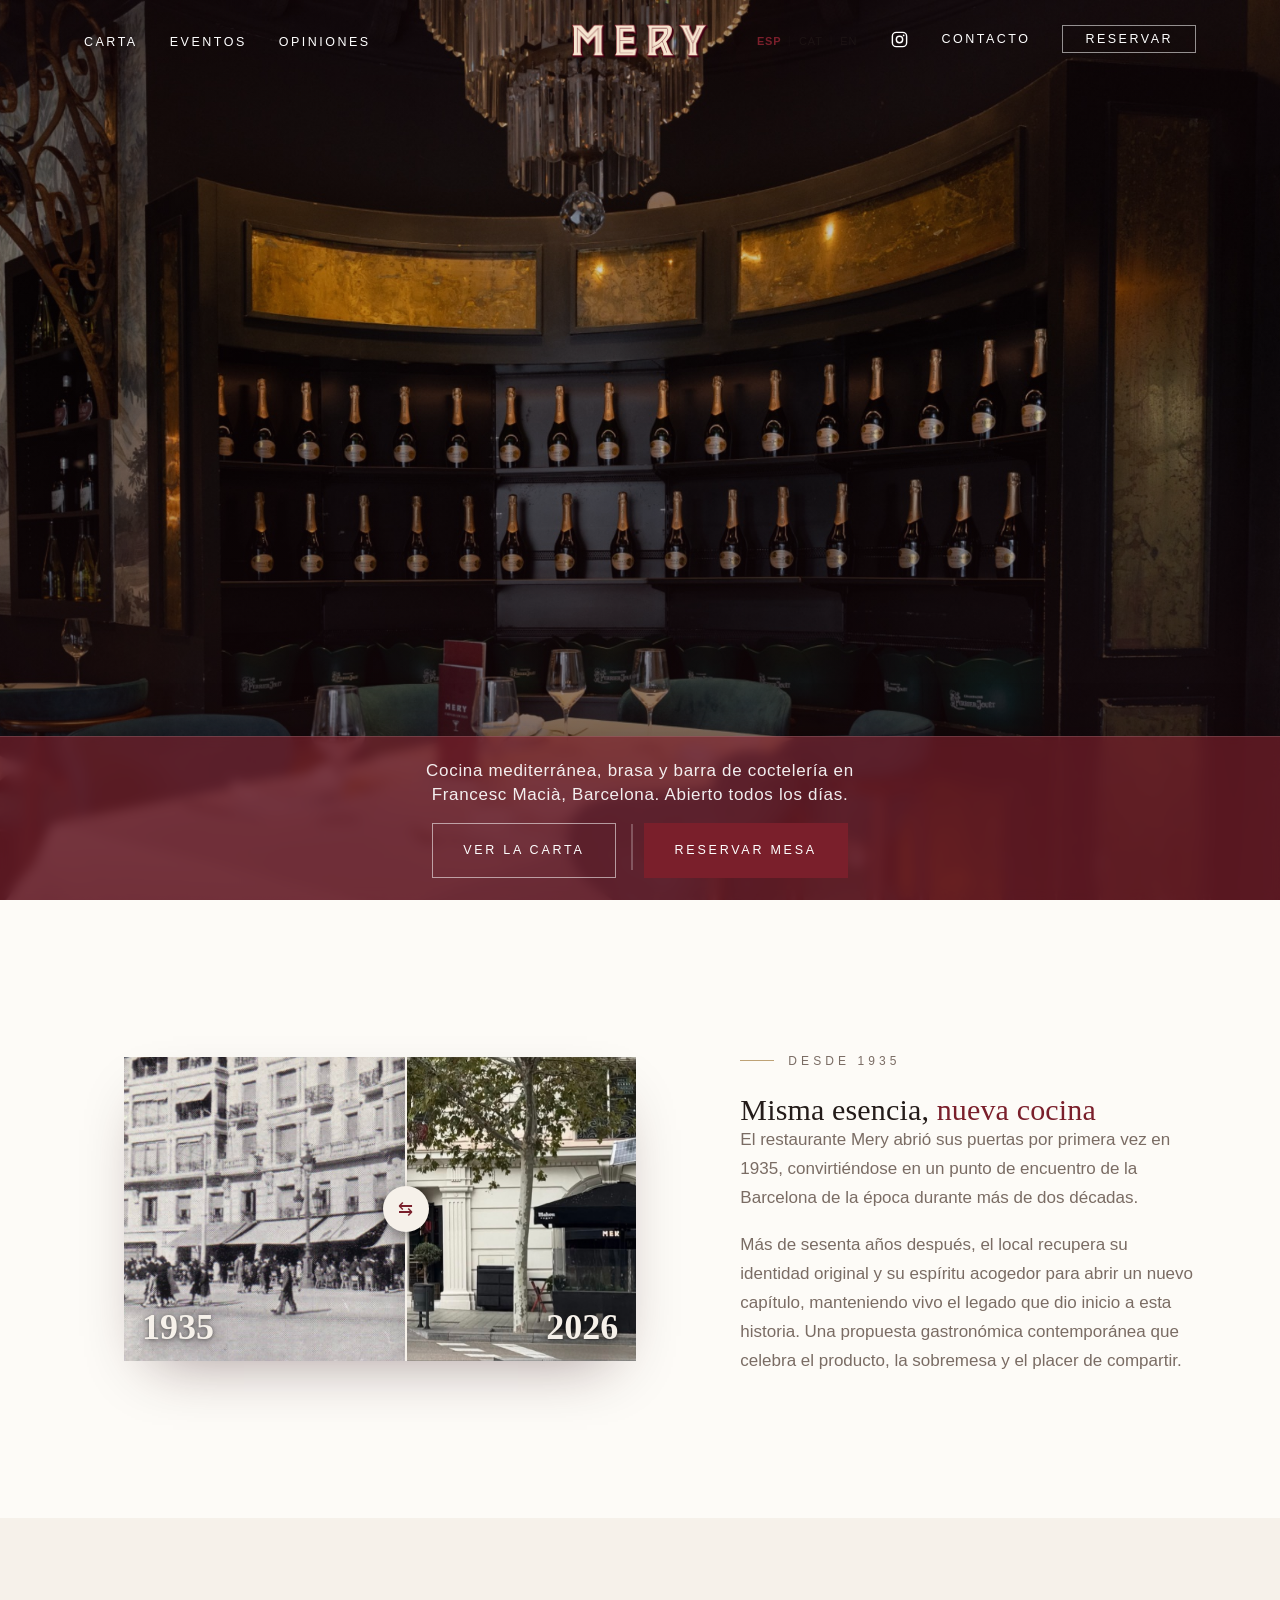
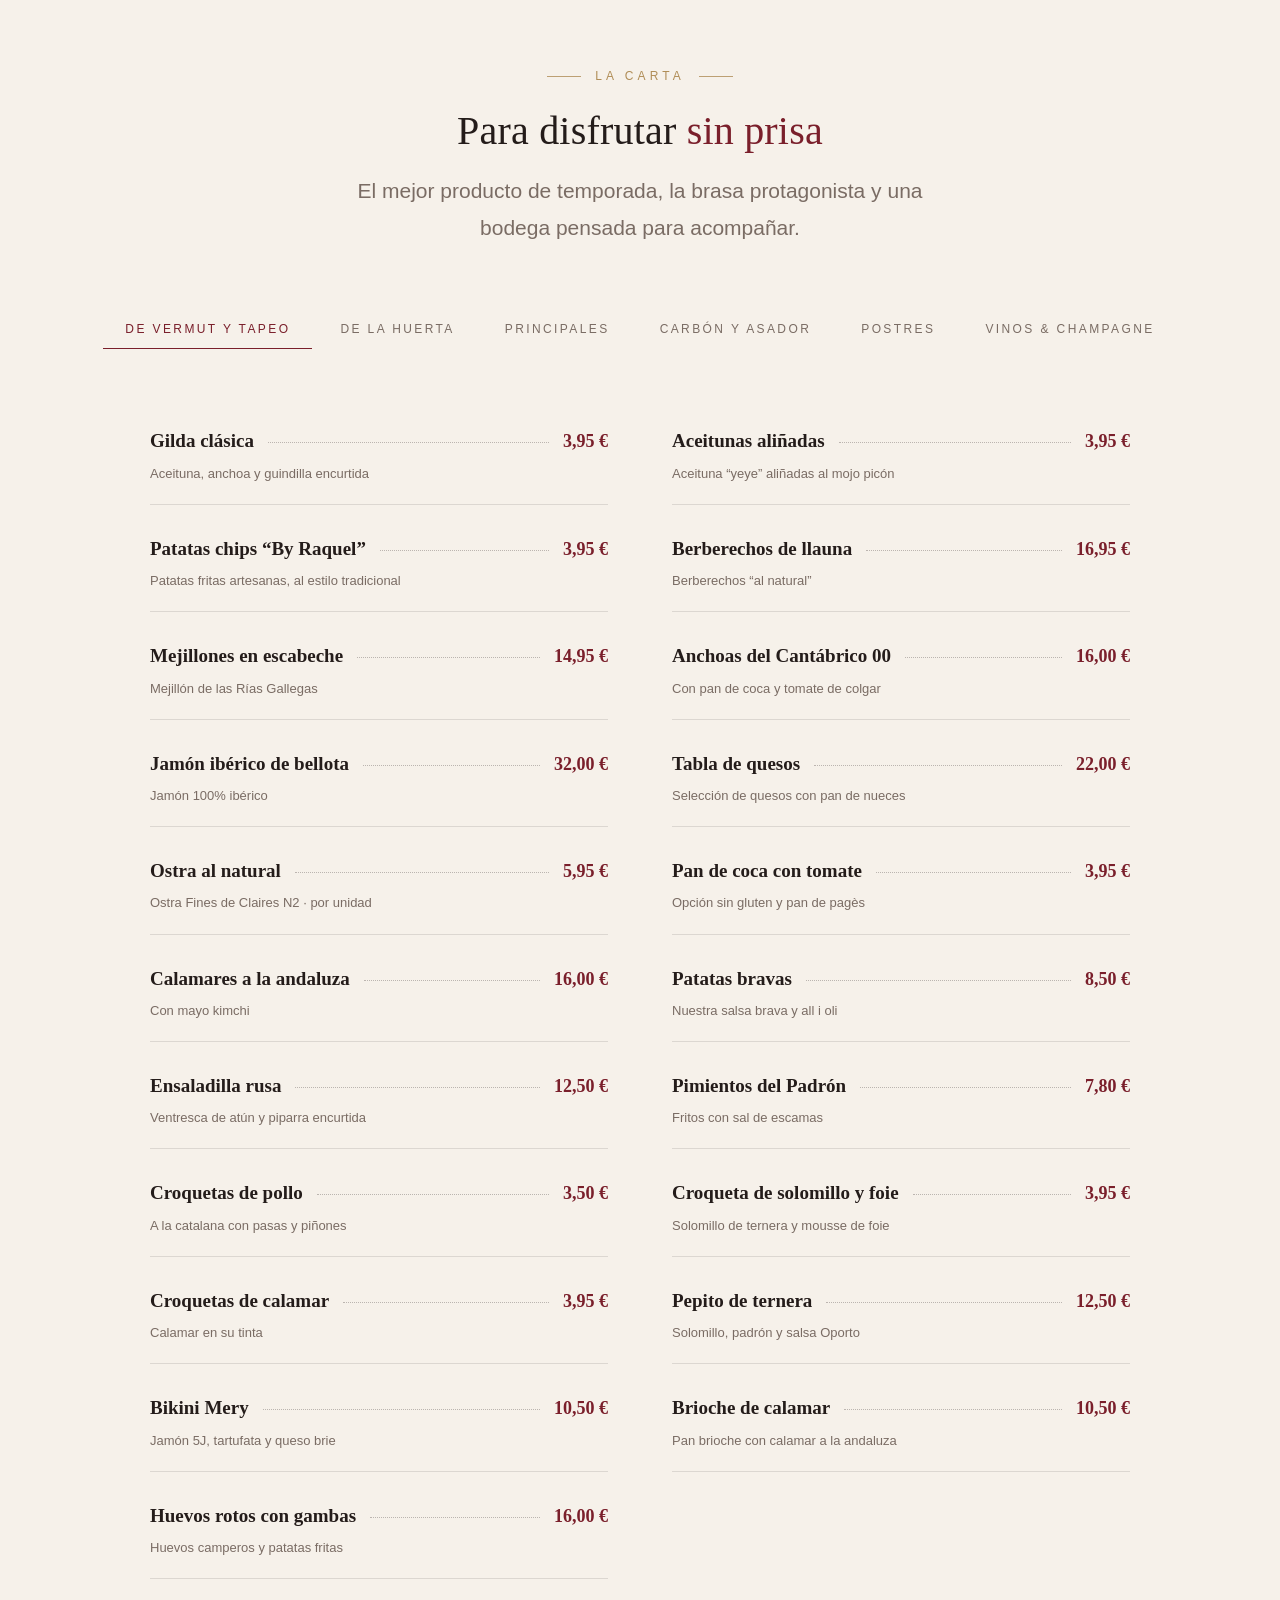
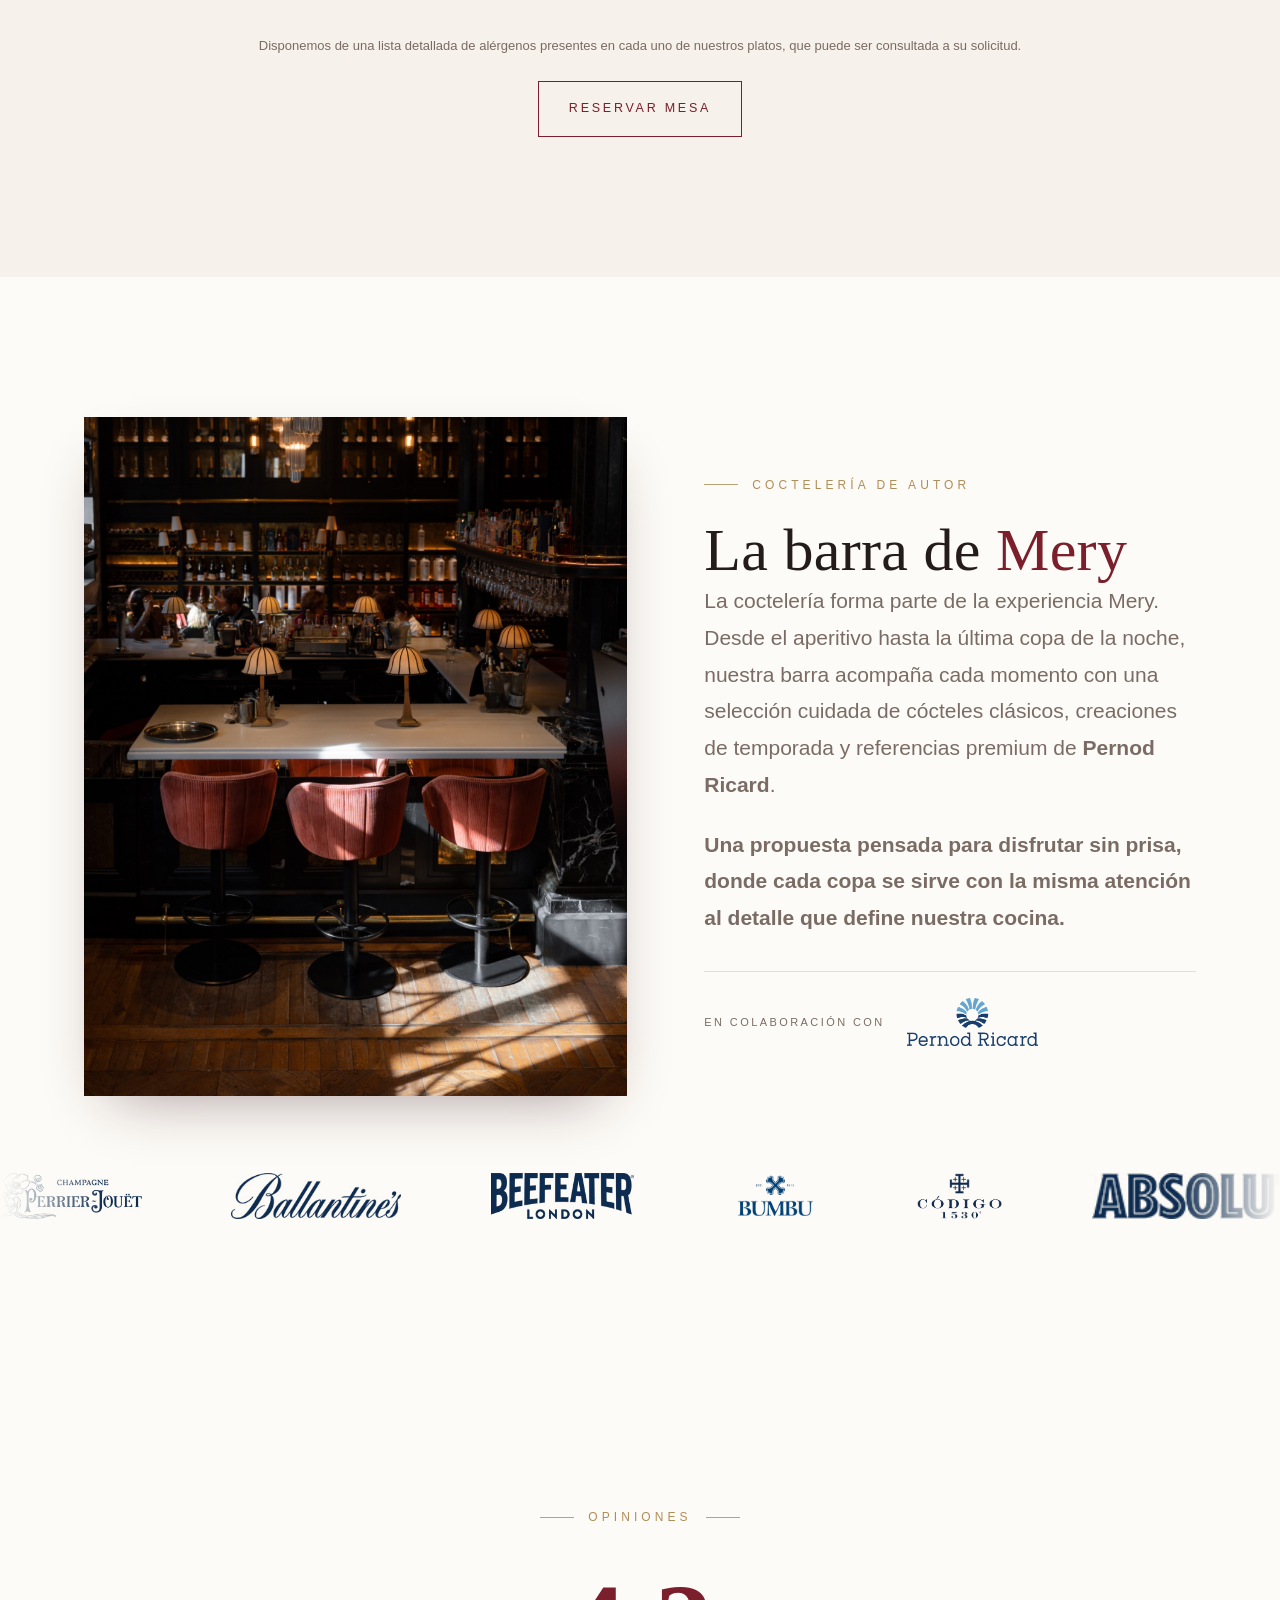
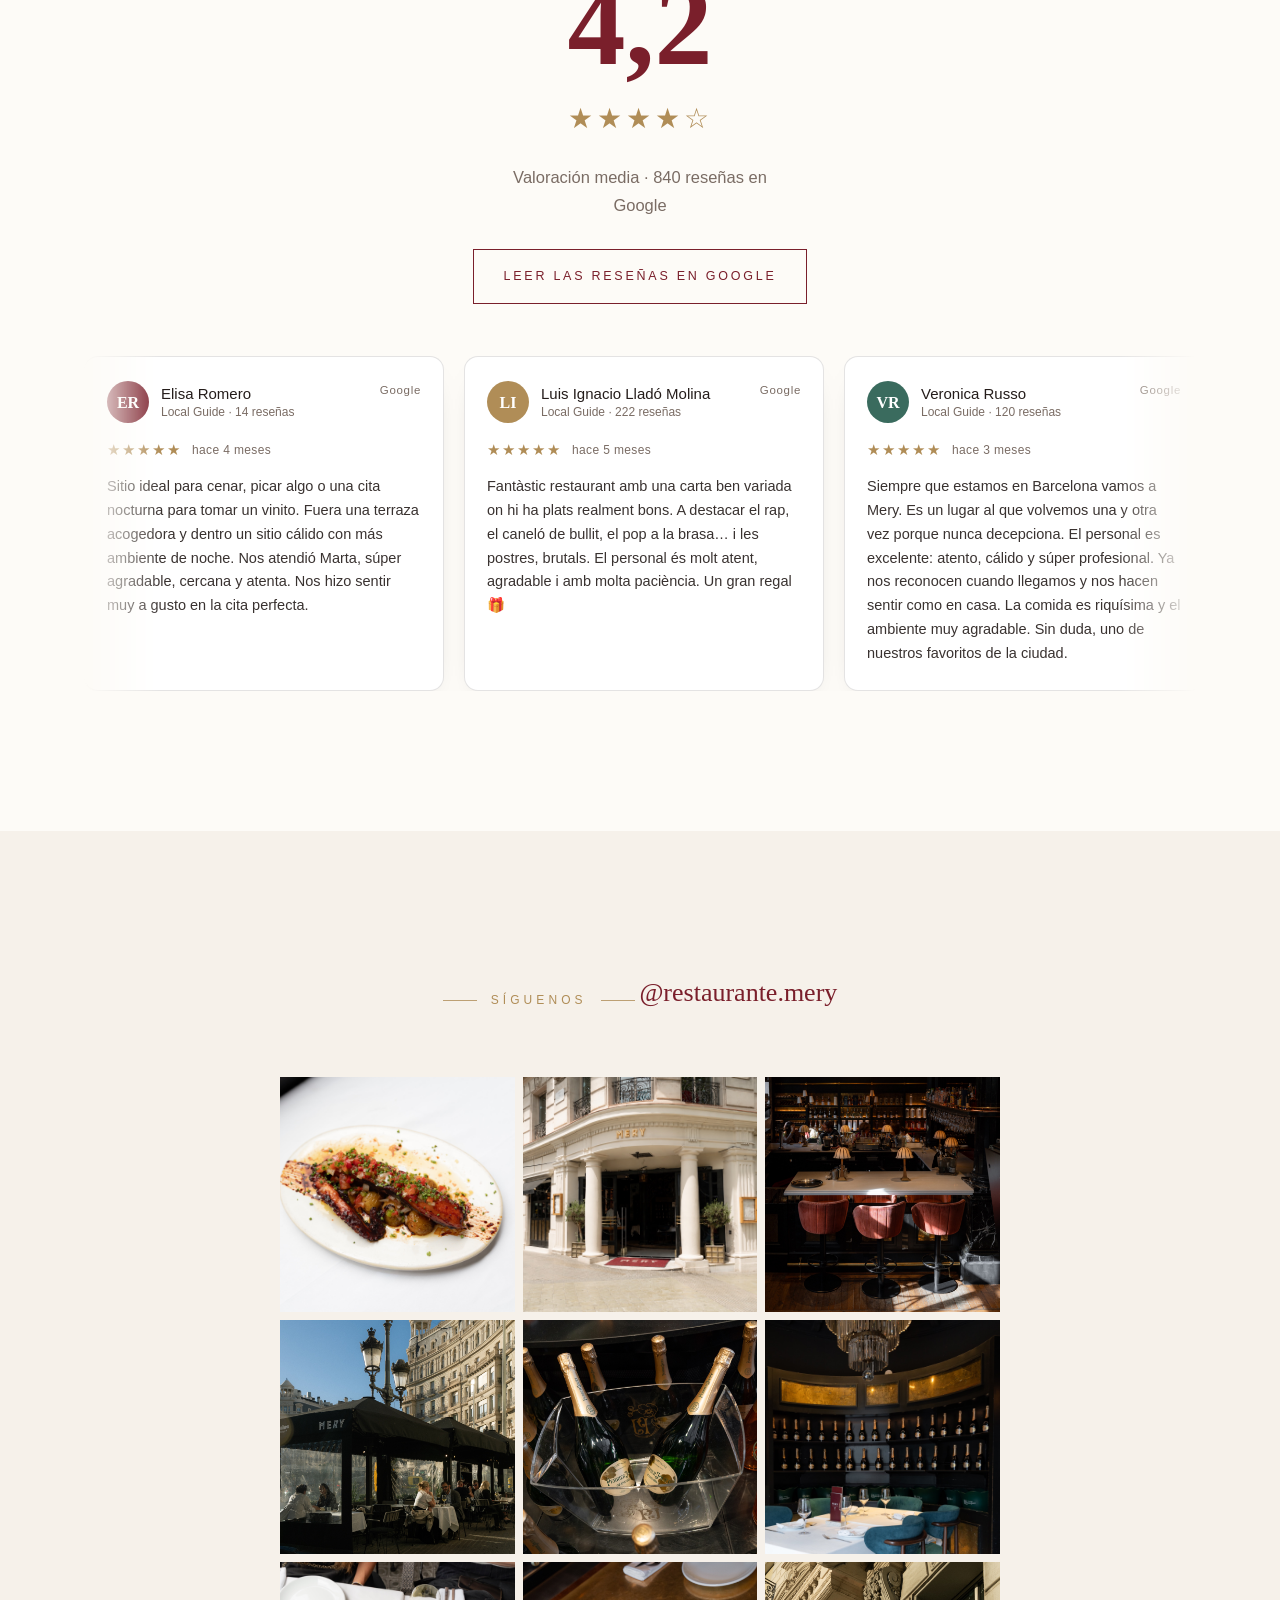
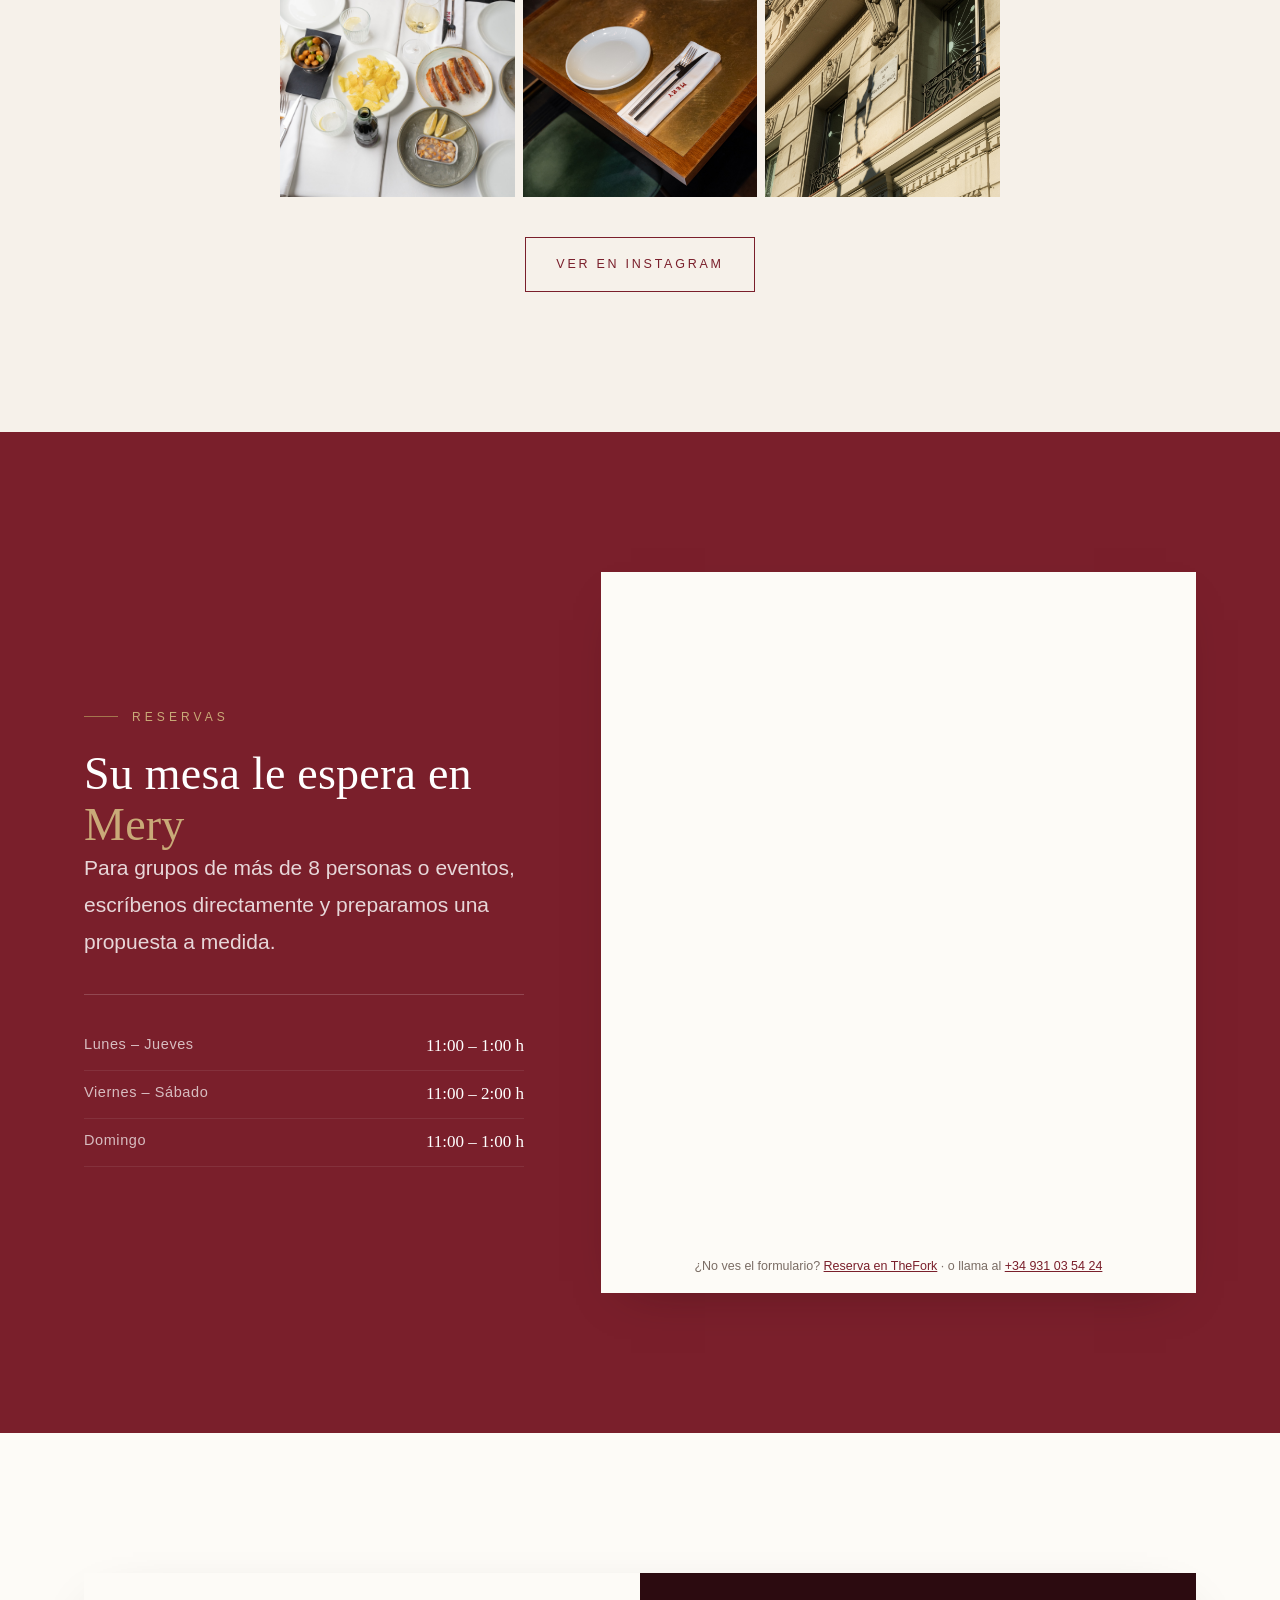
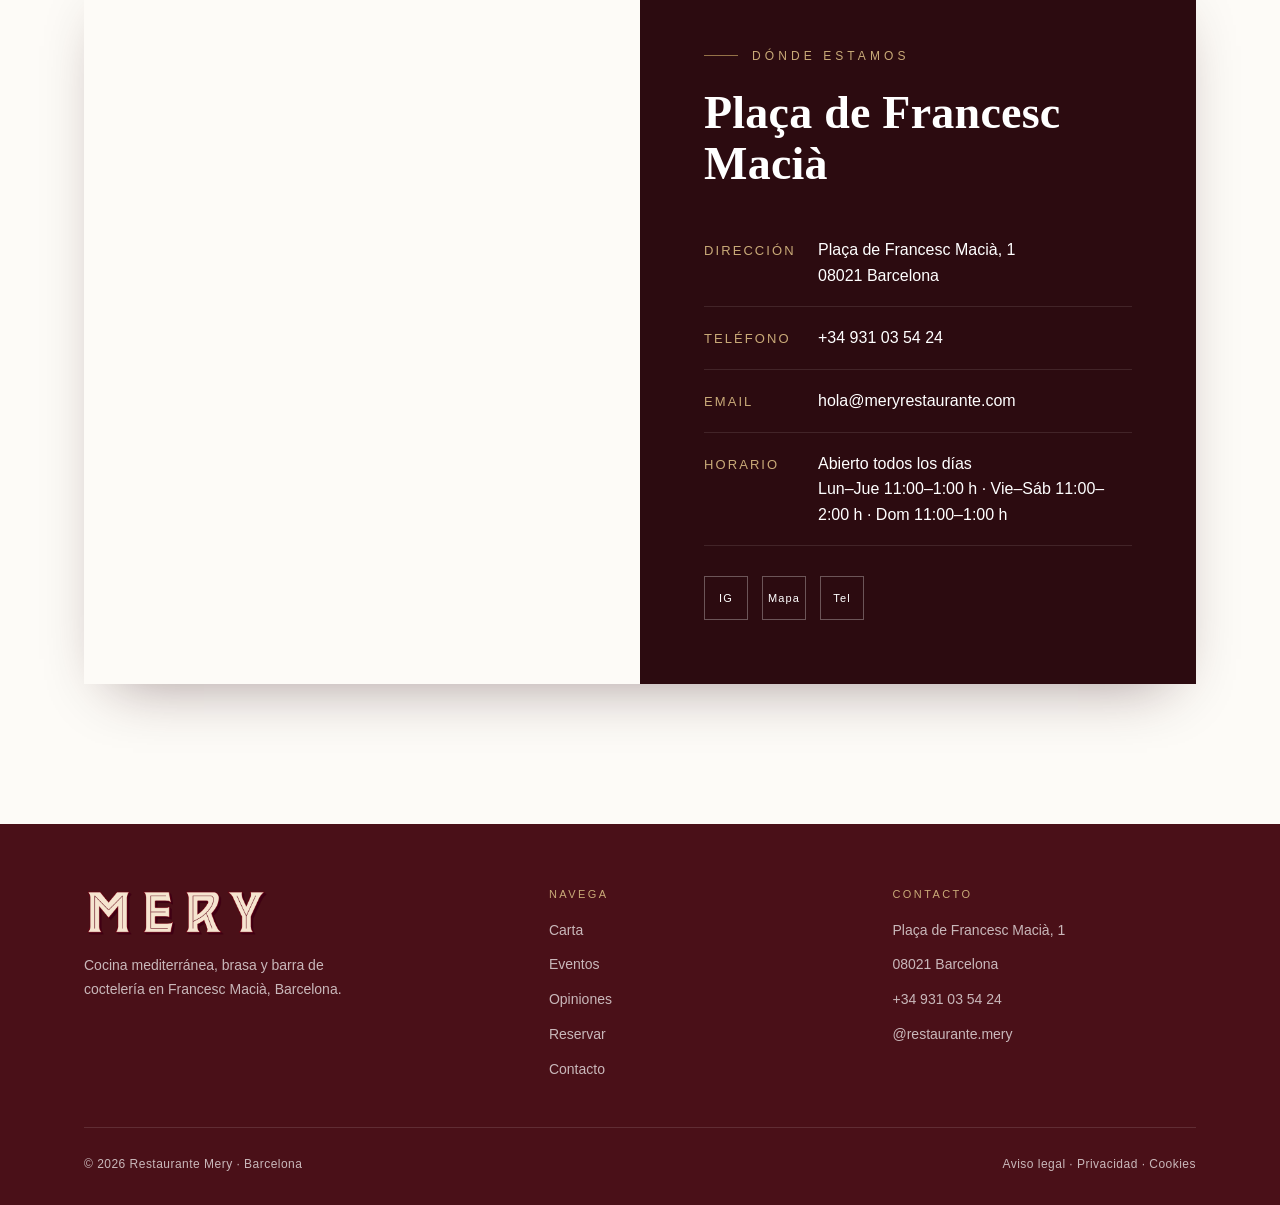
<file: index.html>
<!DOCTYPE html>
<html lang="es">
<head>
<meta charset="UTF-8" />
<meta name="viewport" content="width=device-width, initial-scale=1.0" />
<title>Restaurante Mery · Plaça de Francesc Macià, Barcelona</title>
<link rel="preconnect" href="https://fonts.cdnfonts.com" crossorigin />
<link rel="preconnect" href="https://db.onlinewebfonts.com" crossorigin />
<link href="https://fonts.cdnfonts.com/css/glacial-indifference-2" rel="stylesheet" />
<link rel="stylesheet" href="styles.css" />
<script src="https://identity.netlify.com/v1/netlify-identity-widget.js"></script>
<script>if(window.netlifyIdentity){netlifyIdentity.on("init",function(u){if(!u){netlifyIdentity.on("login",function(){document.location.href="/admin/";});}});}</script>
</head>
<body>

<!-- ============ HEADER ============ -->
<header class="site-header" id="header">
  <div class="bar">
    <ul class="nav-links">
      <li><a href="#carta" data-i18n="nav_carta">Carta</a></li>
      <li><a href="eventos.html" data-i18n="nav_eventos">Eventos</a></li>
      <li><a href="#opiniones" data-i18n="nav_opiniones">Opiniones</a></li>
    </ul>
    <a href="#inicio" class="brand"><img src="images/mery-logo.png" alt="Mery · Barcelona" /></a>
    <ul class="nav-links right">
      <li class="lang-switch" id="langSwitch">
        <button type="button" data-lang="es">ESP</button><span>|</span><button type="button" data-lang="ca">CAT</button><span>|</span><button type="button" data-lang="en">EN</button>
      </li>
      <li><a href="https://www.instagram.com/restaurante.mery/" target="_blank" rel="noopener" class="nav-ig" aria-label="Instagram de Mery">
        <svg viewBox="0 0 24 24" width="19" height="19" fill="none" stroke="currentColor" stroke-width="1.8" stroke-linecap="round" stroke-linejoin="round" aria-hidden="true"><rect x="3" y="3" width="18" height="18" rx="5"/><circle cx="12" cy="12" r="4"/><circle cx="17.2" cy="6.8" r="1.1" fill="currentColor" stroke="none"/></svg>
      </a></li>
      <li><a href="#contacto" data-i18n="nav_contacto">Contacto</a></li>
      <li><a href="#reserva" class="nav-cta" data-i18n="nav_reservar">Reservar</a></li>
    </ul>
    <button class="nav-toggle" id="navToggle" aria-label="Abrir menú">
      <span></span><span></span><span></span>
    </button>
  </div>
</header>

<!-- mobile menu -->
<nav class="mobile-menu" id="mobileMenu">
  <button class="mobile-close" id="mobileClose" aria-label="Cerrar menú">&times;</button>
  <a href="#carta" data-i18n="nav_carta">Carta</a>
  <a href="eventos.html" data-i18n="nav_eventos">Eventos</a>
  <a href="#opiniones" data-i18n="nav_opiniones">Opiniones</a>
  <a href="#contacto" data-i18n="nav_contacto">Contacto</a>
  <a href="#reserva" class="btn" data-i18n="nav_reservar_mesa">Reservar mesa</a>
  <div class="lang-switch lang-switch--mobile">
    <button type="button" data-lang="es">ESP</button><span>|</span><button type="button" data-lang="ca">CAT</button><span>|</span><button type="button" data-lang="en">EN</button>
  </div>
</nav>

<!-- ============ HERO ============ -->
<section class="hero" id="inicio" data-screen-label="Inicio">
  <div class="hero__media" id="heroSlides">
    <img class="hero__slide active" src="images/facade-columns.jpg" alt="Fachada de Mery con sus columnas en Francesc Macià" />
    <img class="hero__slide" src="images/pulpo.jpg" alt="Pulpo a la brasa de Mery" />
    <img class="hero__slide" src="images/aperitivo.jpg" alt="Varios platos en la mesa de Mery" />
    <img class="hero__slide" src="images/terrace.jpg" alt="Terraza de Mery con la plaza de fondo" />
    <img class="hero__slide" src="images/interior-champagne.jpg" alt="Interior de Mery con la pared de champagne y la lámpara de araña" />
  </div>
  <div class="hero__band">
    <div class="hero__band-inner">
      <p class="hero__sub" data-i18n="hero_sub">Cocina mediterránea, brasa y barra de coctelería en Francesc Macià, Barcelona. Abierto todos los días.</p>
      <div class="hero__actions">
        <a href="#carta" class="btn btn--ghost" data-i18n="hero_cta_carta">Ver la carta</a>
        <a href="#reserva" class="btn" data-i18n="nav_reservar_mesa">Reservar mesa</a>
      </div>
    </div>
  </div>
  <a href="#sobre" class="hero__scroll"><span class="line"></span></a>
</section>

<!-- ============ INTRO / SOBRE ============ -->
<section class="intro section-pad" id="sobre" data-screen-label="Sobre nosotros">
  <div class="wrap">
    <div class="intro__grid">
      <div class="intro__media">
        <figure class="beforeafter" id="baCompare">
          <img class="ba-base" src="images/mery-new.jpg" alt="La esquina del Mery hoy, en color" />
          <div class="ba-after">
            <img src="images/mery-old.png" alt="La esquina del Mery en 1935, en blanco y negro" />
          </div>
          <span class="ba-handle" aria-hidden="true"><span class="ba-grip">⇆</span></span>
          <span class="ba-tag ba-tag--old">1935</span>
          <span class="ba-tag ba-tag--new">2026</span>
        </figure>
      </div>
      <div class="intro__body">
        <p class="kicker" data-i18n="intro_kicker">Desde 1935</p>
        <h2 class="section-title" style="font-size:clamp(20px,2.6vw,30px);white-space:nowrap" data-i18n-html="intro_title">Misma esencia, <em>nueva cocina</em></h2>
        <p data-i18n="intro_p1">El restaurante Mery abrió sus puertas por primera vez en 1935, convirtiéndose en un punto de encuentro de la Barcelona de la época durante más de dos décadas.</p>
        <p data-i18n="intro_p2">Más de sesenta años después, el local recupera su identidad original y su espíritu acogedor para abrir un nuevo capítulo, manteniendo vivo el legado que dio inicio a esta historia. Una propuesta gastronómica contemporánea que celebra el producto, la sobremesa y el placer de compartir.</p>
      </div>
    </div>
  </div>
</section>

<!-- ============ CARTA ============ -->
<section class="carta section-pad" id="carta" data-screen-label="Carta">
  <div class="wrap">
    <div class="carta__head">
      <p class="kicker center" data-i18n="carta_kicker">La carta</p>
      <h2 class="section-title section-title--sm" data-i18n-html="carta_title">Para disfrutar <em>sin prisa</em></h2>
      <p class="lede" data-i18n="carta_lede">El mejor producto de temporada, la brasa protagonista y una bodega pensada para acompañar.</p>
    </div>

    <div class="menu-tabs" id="menuTabs">
      <button class="menu-tab active" data-tab="vermut" data-i18n="tab_vermut">De vermut y tapeo</button>
      <button class="menu-tab" data-tab="huerta" data-i18n="tab_huerta">De la huerta</button>
      <button class="menu-tab" data-tab="principales" data-i18n="tab_principales">Principales</button>
      <button class="menu-tab" data-tab="asador" data-i18n="tab_asador">Carbón y asador</button>
      <button class="menu-tab" data-tab="postres" data-i18n="tab_postres">Postres</button>
      <button class="menu-tab" data-tab="vinos" data-i18n="tab_vinos">Vinos &amp; Champagne</button>
    </div>

    <div class="menu-panel active" data-panel="vermut">
      <div class="menu-grid">
        <div class="dish"><div class="dish__top"><span class="dish__name">Gilda clásica</span><span class="dish__dots"></span><span class="dish__price">3,95 €</span></div><p class="dish__desc">Aceituna, anchoa y guindilla encurtida</p></div>
        <div class="dish"><div class="dish__top"><span class="dish__name">Aceitunas aliñadas</span><span class="dish__dots"></span><span class="dish__price">3,95 €</span></div><p class="dish__desc">Aceituna “yeye” aliñadas al mojo picón</p></div>
        <div class="dish"><div class="dish__top"><span class="dish__name">Patatas chips “By Raquel”</span><span class="dish__dots"></span><span class="dish__price">3,95 €</span></div><p class="dish__desc">Patatas fritas artesanas, al estilo tradicional</p></div>
        <div class="dish"><div class="dish__top"><span class="dish__name">Berberechos de llauna</span><span class="dish__dots"></span><span class="dish__price">16,95 €</span></div><p class="dish__desc">Berberechos “al natural”</p></div>
        <div class="dish"><div class="dish__top"><span class="dish__name">Mejillones en escabeche</span><span class="dish__dots"></span><span class="dish__price">14,95 €</span></div><p class="dish__desc">Mejillón de las Rías Gallegas</p></div>
        <div class="dish"><div class="dish__top"><span class="dish__name">Anchoas del Cantábrico 00</span><span class="dish__dots"></span><span class="dish__price">16,00 €</span></div><p class="dish__desc">Con pan de coca y tomate de colgar</p></div>
        <div class="dish"><div class="dish__top"><span class="dish__name">Jamón ibérico de bellota</span><span class="dish__dots"></span><span class="dish__price">32,00 €</span></div><p class="dish__desc">Jamón 100% ibérico</p></div>
        <div class="dish"><div class="dish__top"><span class="dish__name">Tabla de quesos</span><span class="dish__dots"></span><span class="dish__price">22,00 €</span></div><p class="dish__desc">Selección de quesos con pan de nueces</p></div>
        <div class="dish"><div class="dish__top"><span class="dish__name">Ostra al natural</span><span class="dish__dots"></span><span class="dish__price">5,95 €</span></div><p class="dish__desc">Ostra Fines de Claires N2 · por unidad</p></div>
        <div class="dish"><div class="dish__top"><span class="dish__name">Pan de coca con tomate</span><span class="dish__dots"></span><span class="dish__price">3,95 €</span></div><p class="dish__desc">Opción sin gluten y pan de pagès</p></div>
        <div class="dish"><div class="dish__top"><span class="dish__name">Calamares a la andaluza</span><span class="dish__dots"></span><span class="dish__price">16,00 €</span></div><p class="dish__desc">Con mayo kimchi</p></div>
        <div class="dish"><div class="dish__top"><span class="dish__name">Patatas bravas</span><span class="dish__dots"></span><span class="dish__price">8,50 €</span></div><p class="dish__desc">Nuestra salsa brava y all i oli</p></div>
        <div class="dish"><div class="dish__top"><span class="dish__name">Ensaladilla rusa</span><span class="dish__dots"></span><span class="dish__price">12,50 €</span></div><p class="dish__desc">Ventresca de atún y piparra encurtida</p></div>
        <div class="dish"><div class="dish__top"><span class="dish__name">Pimientos del Padrón</span><span class="dish__dots"></span><span class="dish__price">7,80 €</span></div><p class="dish__desc">Fritos con sal de escamas</p></div>
        <div class="dish"><div class="dish__top"><span class="dish__name">Croquetas de pollo</span><span class="dish__dots"></span><span class="dish__price">3,50 €</span></div><p class="dish__desc">A la catalana con pasas y piñones</p></div>
        <div class="dish"><div class="dish__top"><span class="dish__name">Croqueta de solomillo y foie</span><span class="dish__dots"></span><span class="dish__price">3,95 €</span></div><p class="dish__desc">Solomillo de ternera y mousse de foie</p></div>
        <div class="dish"><div class="dish__top"><span class="dish__name">Croquetas de calamar</span><span class="dish__dots"></span><span class="dish__price">3,95 €</span></div><p class="dish__desc">Calamar en su tinta</p></div>
        <div class="dish"><div class="dish__top"><span class="dish__name">Pepito de ternera</span><span class="dish__dots"></span><span class="dish__price">12,50 €</span></div><p class="dish__desc">Solomillo, padrón y salsa Oporto</p></div>
        <div class="dish"><div class="dish__top"><span class="dish__name">Bikini Mery</span><span class="dish__dots"></span><span class="dish__price">10,50 €</span></div><p class="dish__desc">Jamón 5J, tartufata y queso brie</p></div>
        <div class="dish"><div class="dish__top"><span class="dish__name">Brioche de calamar</span><span class="dish__dots"></span><span class="dish__price">10,50 €</span></div><p class="dish__desc">Pan brioche con calamar a la andaluza</p></div>
        <div class="dish"><div class="dish__top"><span class="dish__name">Huevos rotos con gambas</span><span class="dish__dots"></span><span class="dish__price">16,00 €</span></div><p class="dish__desc">Huevos camperos y patatas fritas</p></div>
      </div>
    </div>

    <div class="menu-panel" data-panel="huerta">
      <div class="menu-grid">
        <div class="dish"><div class="dish__top"><span class="dish__name">Ensalada de tomate de temporada</span><span class="dish__dots"></span><span class="dish__price">18,50 €</span></div><p class="dish__desc">Ventresca de atún, cebolla tierna y piparra</p></div>
        <div class="dish"><div class="dish__top"><span class="dish__name">Ensalada César</span><span class="dish__dots"></span><span class="dish__price">15,50 €</span></div><p class="dish__desc">Pollo, manzana ácida, bacon crujiente y parmesano</p></div>
        <div class="dish"><div class="dish__top"><span class="dish__name">Gazpacho</span><span class="dish__dots"></span><span class="dish__price">12,50 €</span></div><p class="dish__desc">Elaborado con tomates de temporada y picadillo</p></div>
        <div class="dish"><div class="dish__top"><span class="dish__name">Ensalada de burrata</span><span class="dish__dots"></span><span class="dish__price">16,00 €</span></div><p class="dish__desc">Con aguacate, naranja y vinagreta de mango</p></div>
      </div>
    </div>

    <div class="menu-panel" data-panel="principales">
      <div class="menu-grid">
        <div class="dish"><div class="dish__top"><span class="dish__name">Steak tartar premium</span><span class="dish__dots"></span><span class="dish__price">16,50 €</span></div><p class="dish__desc">Luismi vaca</p></div>
        <div class="dish"><div class="dish__top"><span class="dish__name">Ceviche peruano</span><span class="dish__dots"></span><span class="dish__price">24,50 €</span></div><p class="dish__desc">Maíz chulpe, choclo, boniato</p></div>
        <div class="dish"><div class="dish__top"><span class="dish__name">Tartar de atún Bluefin</span><span class="dish__dots"></span><span class="dish__price">28,00 €</span></div><p class="dish__desc">Aguacate y ponzu</p></div>
        <div class="dish"><div class="dish__top"><span class="dish__name">Spaghetti al vongole</span><span class="dish__dots"></span><span class="dish__price">26,00 €</span></div><p class="dish__desc">Clásico italiano con almeja gallega</p></div>
        <div class="dish"><div class="dish__top"><span class="dish__name">Rape en tempura</span><span class="dish__dots"></span><span class="dish__price">26,00 €</span></div><p class="dish__desc">Con gambas y mayo kimchi</p></div>
        <div class="dish"><div class="dish__top"><span class="dish__name">Mejillones</span><span class="dish__dots"></span><span class="dish__price">14,50 €</span></div><p class="dish__desc">Al vapor</p></div>
        <div class="dish"><div class="dish__top"><span class="dish__name">Costillas de cabrito rebozadas</span><span class="dish__dots"></span><span class="dish__price">26,00 €</span></div><p class="dish__desc">Lechal, patatas y pimiento del Padrón</p></div>
      </div>
    </div>

    <div class="menu-panel" data-panel="asador">
      <div class="menu-grid">
        <div class="dish"><div class="dish__top"><span class="dish__name">Arroz de mar</span><span class="dish__dots"></span><span class="dish__price">24,50 €</span></div><p class="dish__desc">Mejillones, gambas y calamar de playa</p></div>
        <div class="dish"><div class="dish__top"><span class="dish__name">Lubina a la brasa</span><span class="dish__dots"></span><span class="dish__price">32,00 €</span></div><p class="dish__desc">A la donostiarra</p></div>
        <div class="dish"><div class="dish__top"><span class="dish__name">Dorada a la brasa</span><span class="dish__dots"></span><span class="dish__price">30,00 €</span></div><p class="dish__desc">A la donostiarra</p></div>
        <div class="dish"><div class="dish__top"><span class="dish__name">Pulpo a la brasa</span><span class="dish__dots"></span><span class="dish__price">26,00 €</span></div><p class="dish__desc">Patata a la mantequilla y pico de gallo</p></div>
        <div class="dish"><div class="dish__top"><span class="dish__name">Gambas a la brasa</span><span class="dish__dots"></span><span class="dish__price">25,50 €</span></div><p class="dish__desc">Gamba roja de Huelva a la brasa</p></div>
        <div class="dish"><div class="dish__top"><span class="dish__name">Almejas</span><span class="dish__dots"></span><span class="dish__price">24,00 €</span></div><p class="dish__desc">Almeja gallega a la donostiarra</p></div>
        <div class="dish"><div class="dish__top"><span class="dish__name">Hamburguesa Mery</span><span class="dish__dots"></span><span class="dish__price">16,50 €</span></div><p class="dish__desc">Queso raclette, cebolla caramelizada y salsa Mery</p></div>
        <div class="dish"><div class="dish__top"><span class="dish__name">Pollo de corral</span><span class="dish__dots"></span><span class="dish__price">14,90 €</span></div><p class="dish__desc">Pollo asado con salsa Mery (solo mediodía)</p></div>
        <div class="dish"><div class="dish__top"><span class="dish__name">Canelón de rustido</span><span class="dish__dots"></span><span class="dish__price">19,95 €</span></div><p class="dish__desc">Carne rustida con bechamel trufada</p></div>
        <div class="dish"><div class="dish__top"><span class="dish__name">Arroz de montaña</span><span class="dish__dots"></span><span class="dish__price">22,00 €</span></div><p class="dish__desc">Magret, butifarra negra y trompeta</p></div>
        <div class="dish"><div class="dish__top"><span class="dish__name">Entrecot de ternera 300 g</span><span class="dish__dots"></span><span class="dish__price">39,00 €</span></div><p class="dish__desc">Vaca rubia gallega</p></div>
        <div class="dish"><div class="dish__top"><span class="dish__name">Entrecot de ternera 500 g</span><span class="dish__dots"></span><span class="dish__price">59,00 €</span></div><p class="dish__desc">Vaca rubia gallega</p></div>
        <div class="dish"><div class="dish__top"><span class="dish__name">Entraña de ternera</span><span class="dish__dots"></span><span class="dish__price">39,00 €</span></div><p class="dish__desc">Cremoso de boniato y pico de gallo</p></div>
        <div class="dish"><div class="dish__top"><span class="dish__name">Verduras asadas</span><span class="dish__dots"></span><span class="dish__price">16,00 €</span></div><p class="dish__desc">Verdura de temporada con salsa romesco</p></div>
      </div>
    </div>

    <div class="menu-panel" data-panel="postres">
      <div class="menu-grid">
        <div class="dish"><div class="dish__top"><span class="dish__name">Trufas de chocolate clásicas</span><span class="dish__dots"></span><span class="dish__price">6,00 €</span></div></div>
        <div class="dish"><div class="dish__top"><span class="dish__name">Helados</span><span class="dish__dots"></span><span class="dish__price">8,00 €</span></div><p class="dish__desc">Consultar sabores</p></div>
        <div class="dish"><div class="dish__top"><span class="dish__name">Piña asada</span><span class="dish__dots"></span><span class="dish__price">9,00 €</span></div><p class="dish__desc">Con helado de coco</p></div>
        <div class="dish"><div class="dish__top"><span class="dish__name">Cheesecake cremosa</span><span class="dish__dots"></span><span class="dish__price">9,00 €</span></div><p class="dish__desc">Consultar sabores</p></div>
      </div>
    </div>

    <!-- Vinos & Champagne -->
    <div class="menu-panel" data-panel="vinos">
      <div class="menu-grid">
        <div class="menu-sub">Tintos</div>
        <div class="dish"><div class="dish__top"><span class="dish__name">Sons Criança</span><span class="dish__dots"></span><span class="dish__price">25 €</span></div><p class="dish__desc">D.O. Montsant · Copa 7 €</p></div>
        <div class="dish"><div class="dish__top"><span class="dish__name">Clos de Dia</span><span class="dish__dots"></span><span class="dish__price">22 €</span></div><p class="dish__desc">D.O. Terra Alta</p></div>
        <div class="dish"><div class="dish__top"><span class="dish__name">Ceps Nous</span><span class="dish__dots"></span><span class="dish__price">35 €</span></div><p class="dish__desc">D.O.C. Priorat · Copa 11 €</p></div>
        <div class="dish"><div class="dish__top"><span class="dish__name">Clos Mogador</span><span class="dish__dots"></span><span class="dish__price">120 €</span></div><p class="dish__desc">D.O.Q. Priorat</p></div>
        <div class="dish"><div class="dish__top"><span class="dish__name">Castillo de Olite Crianza</span><span class="dish__dots"></span><span class="dish__price">24 €</span></div><p class="dish__desc">D.O. Navarra</p></div>
        <div class="dish"><div class="dish__top"><span class="dish__name">Muga Crianza</span><span class="dish__dots"></span><span class="dish__price">35 €</span></div><p class="dish__desc">D.O.C. Rioja · Copa 11 €</p></div>
        <div class="dish"><div class="dish__top"><span class="dish__name">Viñas de Gain</span><span class="dish__dots"></span><span class="dish__price">55 €</span></div><p class="dish__desc">D.O.C. Rioja</p></div>
        <div class="dish"><div class="dish__top"><span class="dish__name">Prado Enea Gran Reserva</span><span class="dish__dots"></span><span class="dish__price">125 €</span></div><p class="dish__desc">D.O.C. Rioja</p></div>
        <div class="dish"><div class="dish__top"><span class="dish__name">Arrocal Roble</span><span class="dish__dots"></span><span class="dish__price">25 €</span></div><p class="dish__desc">D.O. Ribera del Duero · Copa 8 €</p></div>
        <div class="dish"><div class="dish__top"><span class="dish__name">Perro Gato Ratón</span><span class="dish__dots"></span><span class="dish__price">34 €</span></div><p class="dish__desc">D.O. Ribera del Duero</p></div>
        <div class="dish"><div class="dish__top"><span class="dish__name">Viña Sastre</span><span class="dish__dots"></span><span class="dish__price">45 €</span></div><p class="dish__desc">D.O. Ribera del Duero</p></div>
        <div class="dish"><div class="dish__top"><span class="dish__name">Liberalia Cero</span><span class="dish__dots"></span><span class="dish__price">35 €</span></div><p class="dish__desc">D.O. Toro</p></div>
        <div class="dish"><div class="dish__top"><span class="dish__name">Clos de L’Oratoire Châteauneuf-du-Pape</span><span class="dish__dots"></span><span class="dish__price">145 €</span></div><p class="dish__desc">A.O.C.</p></div>
        <div class="dish"><div class="dish__top"><span class="dish__name">Côte de Beaune-Villages</span><span class="dish__dots"></span><span class="dish__price">65 €</span></div><p class="dish__desc">A.O.C. Côte de Beaune</p></div>
        <div class="dish"><div class="dish__top"><span class="dish__name">Toso Barolo</span><span class="dish__dots"></span><span class="dish__price">75 €</span></div><p class="dish__desc">D.O.C.G. Piamonte</p></div>
        <div class="dish"><div class="dish__top"><span class="dish__name">Miros de Ribera Reserva</span><span class="dish__dots"></span><span class="dish__price">48 €</span></div><p class="dish__desc">D.O. Ribera del Duero</p></div>
        <div class="dish"><div class="dish__top"><span class="dish__name">Silencio de Miros</span><span class="dish__dots"></span><span class="dish__price">84 €</span></div><p class="dish__desc">D.O. Ribera del Duero</p></div>
        <div class="dish"><div class="dish__top"><span class="dish__name">La Mila de Miros 2018</span><span class="dish__dots"></span><span class="dish__price">256 €</span></div><p class="dish__desc">D.O. Ribera del Duero</p></div>
        <div class="dish"><div class="dish__top"><span class="dish__name">Petit Princep</span><span class="dish__dots"></span><span class="dish__price">35 €</span></div><p class="dish__desc">D.O.Q. Priorat</p></div>

        <div class="menu-sub">Blancos</div>
        <div class="dish"><div class="dish__top"><span class="dish__name">Pazo do Castrelo</span><span class="dish__dots"></span><span class="dish__price">35 €</span></div><p class="dish__desc">D.O. Rías Baixas · Copa 9 €</p></div>
        <div class="dish"><div class="dish__top"><span class="dish__name">Morgadio</span><span class="dish__dots"></span><span class="dish__price">38 €</span></div><p class="dish__desc">D.O. Rías Baixas</p></div>
        <div class="dish"><div class="dish__top"><span class="dish__name">Clos de Dia</span><span class="dish__dots"></span><span class="dish__price">23 €</span></div><p class="dish__desc">D.O. Terra Alta</p></div>
        <div class="dish"><div class="dish__top"><span class="dish__name">Castell de Fades</span><span class="dish__dots"></span><span class="dish__price">25 €</span></div><p class="dish__desc">D.O. Conca de Barberà</p></div>
        <div class="dish"><div class="dish__top"><span class="dish__name">Petits Caus</span><span class="dish__dots"></span><span class="dish__price">32 €</span></div><p class="dish__desc">D.O. Penedès</p></div>
        <div class="dish"><div class="dish__top"><span class="dish__name">Lalos</span><span class="dish__dots"></span><span class="dish__price">25 €</span></div><p class="dish__desc">D.O. Rueda · Copa 7 €</p></div>
        <div class="dish"><div class="dish__top"><span class="dish__name">Dominio de la Granadilla</span><span class="dish__dots"></span><span class="dish__price">28 €</span></div><p class="dish__desc">D.O. Rueda · Ecológico</p></div>
        <div class="dish"><div class="dish__top"><span class="dish__name">Flor de Muga</span><span class="dish__dots"></span><span class="dish__price">45 €</span></div><p class="dish__desc">D.O.C. Rioja</p></div>
        <div class="dish"><div class="dish__top"><span class="dish__name">O Luar do Sil Godello</span><span class="dish__dots"></span><span class="dish__price">34 €</span></div><p class="dish__desc">D.O. Valdeorras</p></div>
        <div class="dish"><div class="dish__top"><span class="dish__name">Señorío de Beade</span><span class="dish__dots"></span><span class="dish__price">32 €</span></div><p class="dish__desc">D.O. Ribeiro</p></div>
        <div class="dish"><div class="dish__top"><span class="dish__name">Tierra de Sabinas</span><span class="dish__dots"></span><span class="dish__price">27 €</span></div><p class="dish__desc">D.O. Finca Élez · Eco · Copa 9 €</p></div>
        <div class="dish"><div class="dish__top"><span class="dish__name">Gustave Lorentz Riesling Reserva</span><span class="dish__dots"></span><span class="dish__price">45 €</span></div><p class="dish__desc">A.O.C. Alsace</p></div>
        <div class="dish"><div class="dish__top"><span class="dish__name">Pouilly Fumé Sauvignon</span><span class="dish__dots"></span><span class="dish__price">75 €</span></div><p class="dish__desc">A.O.C. Pouilly-Fumé</p></div>
        <div class="dish"><div class="dish__top"><span class="dish__name">Chablis Barton</span><span class="dish__dots"></span><span class="dish__price">60 €</span></div><p class="dish__desc">A.O.C. Chablis · Copa 15 €</p></div>
        <div class="dish"><div class="dish__top"><span class="dish__name">La Casa de las Locas</span><span class="dish__dots"></span><span class="dish__price">32 €</span></div><p class="dish__desc">D.O. Ribeiro</p></div>
        <div class="dish"><div class="dish__top"><span class="dish__name">Homenaje</span><span class="dish__dots"></span><span class="dish__price">25 €</span></div><p class="dish__desc">D.O. Penedès · Copa 8 €</p></div>

        <div class="menu-sub">Rosados</div>
        <div class="dish"><div class="dish__top"><span class="dish__name">Castell de Fades</span><span class="dish__dots"></span><span class="dish__price">22 €</span></div><p class="dish__desc">D.O. Conca de Barberà</p></div>
        <div class="dish"><div class="dish__top"><span class="dish__name">Rosa Palo</span><span class="dish__dots"></span><span class="dish__price">25 €</span></div><p class="dish__desc">D.O. Navarra · Copa 8 €</p></div>
        <div class="dish"><div class="dish__top"><span class="dish__name">Flor de Muga Rosé</span><span class="dish__dots"></span><span class="dish__price">45 €</span></div><p class="dish__desc">D.O.C. Rioja</p></div>
        <div class="dish"><div class="dish__top"><span class="dish__name">OTT Rosé</span><span class="dish__dots"></span><span class="dish__price">49 €</span></div><p class="dish__desc">A.O.P. Côtes de Provence</p></div>

        <div class="menu-sub">Cava</div>
        <div class="dish"><div class="dish__top"><span class="dish__name">M. Bosch Brut Nature Reserva Familiar</span><span class="dish__dots"></span><span class="dish__price">28 €</span></div><p class="dish__desc">Copa 7 €</p></div>
        <div class="dish"><div class="dish__top"><span class="dish__name">Torelló Brut Nature</span><span class="dish__dots"></span><span class="dish__price">37 €</span></div></div>
        <div class="dish"><div class="dish__top"><span class="dish__name">Torelló Pàl·lid</span><span class="dish__dots"></span><span class="dish__price">35 €</span></div></div>
        <div class="dish"><div class="dish__top"><span class="dish__name">Masia Salat Organic Rosé</span><span class="dish__dots"></span><span class="dish__price">25 €</span></div><p class="dish__desc">Copa 8 €</p></div>
        <div class="dish"><div class="dish__top"><span class="dish__name">Juvé &amp; Camps Reserva de la Familia</span><span class="dish__dots"></span><span class="dish__price">35 €</span></div></div>
        <div class="dish"><div class="dish__top"><span class="dish__name">Gramona Brut Imperial</span><span class="dish__dots"></span><span class="dish__price">57 €</span></div></div>
        <div class="dish"><div class="dish__top"><span class="dish__name">225 de Torelló</span><span class="dish__dots"></span><span class="dish__price">60 €</span></div></div>
        <div class="dish"><div class="dish__top"><span class="dish__name">Kripta</span><span class="dish__dots"></span><span class="dish__price">135 €</span></div></div>
        <div class="dish"><div class="dish__top"><span class="dish__name">Seguro de Viudas</span><span class="dish__dots"></span><span class="dish__price">35 €</span></div><p class="dish__desc">Copa 11 €</p></div>

        <div class="menu-sub">Champagne</div>
        <div class="dish"><div class="dish__top"><span class="dish__name">Perrier-Jouët Brut</span><span class="dish__dots"></span><span class="dish__price">90 €</span></div><p class="dish__desc">Copa 19 €</p></div>
        <div class="dish"><div class="dish__top"><span class="dish__name">Perrier-Jouët Blason Rosé</span><span class="dish__dots"></span><span class="dish__price">125 €</span></div></div>
        <div class="dish"><div class="dish__top"><span class="dish__name">Perrier-Jouët Blanc de Blancs</span><span class="dish__dots"></span><span class="dish__price">140 €</span></div></div>
        <div class="dish"><div class="dish__top"><span class="dish__name">Belle Époque Blanc de Perrier-Jouët</span><span class="dish__dots"></span><span class="dish__price">390 €</span></div></div>
        <div class="dish"><div class="dish__top"><span class="dish__name">Louis Roederer Collection</span><span class="dish__dots"></span><span class="dish__price">120 €</span></div></div>
        <div class="dish"><div class="dish__top"><span class="dish__name">Cristal de Louis Roederer</span><span class="dish__dots"></span><span class="dish__price">550 €</span></div></div>
        <div class="dish"><div class="dish__top"><span class="dish__name">Dom Pérignon Blanc</span><span class="dish__dots"></span><span class="dish__price">450 €</span></div></div>
        <div class="dish"><div class="dish__top"><span class="dish__name">Ruinart Blanc de Blancs</span><span class="dish__dots"></span><span class="dish__price">150 €</span></div></div>
        <div class="dish"><div class="dish__top"><span class="dish__name">Ruinart Rosé</span><span class="dish__dots"></span><span class="dish__price">145 €</span></div></div>
        <div class="dish"><div class="dish__top"><span class="dish__name">Krug Grande Cuvée</span><span class="dish__dots"></span><span class="dish__price">490 €</span></div></div>
      </div>
    </div>

    <div class="carta__foot">
      <p class="carta__note" data-i18n="carta_note">Disponemos de una lista detallada de alérgenos presentes en cada uno de nuestros platos, que puede ser consultada a su solicitud.</p>
      <a href="#reserva" class="btn btn--outline" data-i18n="nav_reservar_mesa">Reservar mesa</a>
    </div>
  </div>
</section>

<!-- ============ COCTELERÍA ============ -->
<section class="coct section-pad" id="cocteleria" data-screen-label="Coctelería">
  <div class="wrap">
    <div class="coct__grid">
      <div class="coct__media">
        <img src="images/hero-bar.jpg" alt="Barra de coctelería de Mery" />
      </div>
      <div class="coct__body">
        <p class="kicker" data-i18n="coct_kicker">Coctelería de autor</p>
        <h2 class="section-title" style="white-space:nowrap" data-i18n-html="coct_title">La barra de <em>Mery</em></h2>
        <p class="lede" data-i18n-html="coct_lede1">La coctelería forma parte de la experiencia Mery. Desde el aperitivo hasta la última copa de la noche, nuestra barra acompaña cada momento con una selección cuidada de cócteles clásicos, creaciones de temporada y referencias premium de <strong>Pernod Ricard</strong>.</p>
        <p class="lede" style="font-weight:600" data-i18n="coct_lede2">Una propuesta pensada para disfrutar sin prisa, donde cada copa se sirve con la misma atención al detalle que define nuestra cocina.</p>
        <div class="coct__collab">
          <span class="coct__collab-label" data-i18n="coct_collab">En colaboración con</span>
          <img class="coct__logo" src="images/pernod-ricard-logo.png" alt="Pernod Ricard" />
        </div>
      </div>
    </div>
  </div>
  <div class="brandmq" aria-label="Marcas con las que trabajamos">
    <div class="brandmq__track">
      <img src="images/logo-perrier.avif" alt="Champagne Perrier-Jouët" />
      <img src="images/logo-ballantines.avif" alt="Ballantine's" />
      <img src="images/logo-beefeater.avif" alt="Beefeater London" />
      <img src="images/logo-bumbu.png" alt="Bumbu" />
      <img src="images/logo-codigo.png" alt="Código 1530" />
      <img src="images/logo-elyx.avif" alt="Absolut Elyx" />
      <img src="images/logo-havana.avif" alt="Havana Club" />
      <img src="images/logo-perrier.avif" alt="" aria-hidden="true" />
      <img src="images/logo-ballantines.avif" alt="" aria-hidden="true" />
      <img src="images/logo-beefeater.avif" alt="" aria-hidden="true" />
      <img src="images/logo-bumbu.png" alt="" aria-hidden="true" />
      <img src="images/logo-codigo.png" alt="" aria-hidden="true" />
      <img src="images/logo-elyx.avif" alt="" aria-hidden="true" />
      <img src="images/logo-havana.avif" alt="" aria-hidden="true" />
    </div>
  </div>
</section>
<!-- ============ OPINIONES ============ -->
<section class="opiniones section-pad" id="opiniones" data-screen-label="Opiniones">
  <div class="wrap">
    <p class="kicker center" data-i18n="opiniones_kicker">Opiniones</p>
    <div class="google-rating">
      <div class="gr-score">4,2</div>
      <div class="stars" aria-label="4,2 sobre 5">★★★★☆</div>
      <p class="gr-label" data-i18n="opiniones_label">Valoración media · 840 reseñas en Google</p>
      <a href="https://share.google/KNh1hjcmBovNtc8ku" target="_blank" rel="noopener" class="btn btn--outline" data-i18n="opiniones_cta">Leer las reseñas en Google</a>
    </div>

    <div class="review-marquee">
      <div class="review-track" id="reviewTrack">
      <article class="gcard">
        <header class="gcard__head">
          <span class="gcard__avatar" style="--c:#7a1f2b">ER</span>
          <div class="gcard__who">
            <span class="gcard__name">Elisa Romero</span>
            <span class="gcard__meta">Local Guide · 14 reseñas</span>
          </div>
          <span class="gcard__src">Google</span>
        </header>
        <div class="gcard__stars">★★★★★ <span>hace 4 meses</span></div>
        <p class="gcard__text">Sitio ideal para cenar, picar algo o una cita nocturna para tomar un vinito. Fuera una terraza acogedora y dentro un sitio cálido con más ambiente de noche. Nos atendió Marta, súper agradable, cercana y atenta. Nos hizo sentir muy a gusto en la cita perfecta.</p>
      </article>
      <article class="gcard">
        <header class="gcard__head">
          <span class="gcard__avatar" style="--c:#b08d57">LI</span>
          <div class="gcard__who">
            <span class="gcard__name">Luis Ignacio Lladó Molina</span>
            <span class="gcard__meta">Local Guide · 222 reseñas</span>
          </div>
          <span class="gcard__src">Google</span>
        </header>
        <div class="gcard__stars">★★★★★ <span>hace 5 meses</span></div>
        <p class="gcard__text">Fantàstic restaurant amb una carta ben variada on hi ha plats realment bons. A destacar el rap, el caneló de bullit, el pop a la brasa… i les postres, brutals. El personal és molt atent, agradable i amb molta paciència. Un gran regal 🎁</p>
      </article>
      <article class="gcard">
        <header class="gcard__head">
          <span class="gcard__avatar" style="--c:#3a6b5e">VR</span>
          <div class="gcard__who">
            <span class="gcard__name">Veronica Russo</span>
            <span class="gcard__meta">Local Guide · 120 reseñas</span>
          </div>
          <span class="gcard__src">Google</span>
        </header>
        <div class="gcard__stars">★★★★★ <span>hace 3 meses</span></div>
        <p class="gcard__text">Siempre que estamos en Barcelona vamos a Mery. Es un lugar al que volvemos una y otra vez porque nunca decepciona. El personal es excelente: atento, cálido y súper profesional. Ya nos reconocen cuando llegamos y nos hacen sentir como en casa. La comida es riquísima y el ambiente muy agradable. Sin duda, uno de nuestros favoritos de la ciudad.</p>
      </article>
      </div>
    </div>
  </div>
</section>

<!-- ============ INSTAGRAM ============ -->
<section class="insta section-pad" id="instagram" data-screen-label="Instagram">
  <div class="wrap">
    <div class="insta__head">
      <p class="kicker center" data-i18n="insta_kicker">Síguenos</p>
      <a href="https://www.instagram.com/restaurante.mery/" target="_blank" rel="noopener" class="insta__handle">@restaurante.mery</a>
    </div>
    <div class="insta-grid">
      <a class="insta-cell" href="https://www.instagram.com/restaurante.mery/" target="_blank" rel="noopener"><img src="images/pulpo.jpg" alt="Pescado y brasa de Mery" /><span class="ig-icon" aria-hidden="true">&#9634;</span></a>
      <a class="insta-cell" href="https://www.instagram.com/restaurante.mery/" target="_blank" rel="noopener"><img src="images/interior-champagne.jpg" alt="Interior de Mery con la lámpara de araña" /><span class="ig-icon" aria-hidden="true">&#9634;</span></a>
      <a class="insta-cell" href="https://www.instagram.com/restaurante.mery/" target="_blank" rel="noopener"><img src="images/hero-bar.jpg" alt="Cóctel en la barra de Mery" /><span class="ig-icon" aria-hidden="true">&#9634;</span></a>
      <a class="insta-cell" href="https://www.instagram.com/restaurante.mery/" target="_blank" rel="noopener"><img src="images/terrace.jpg" alt="Terraza de Mery en la plaza" /><span class="ig-icon" aria-hidden="true">&#9634;</span></a>
      <a class="insta-cell" href="https://www.instagram.com/restaurante.mery/" target="_blank" rel="noopener"><img src="images/champagne-brut.jpg" alt="Champagne Perrier-Jouët" /><span class="ig-icon" aria-hidden="true">&#9634;</span></a>
      <a class="insta-cell" href="https://www.instagram.com/restaurante.mery/" target="_blank" rel="noopener"><img src="images/facade-columns.jpg" alt="Fachada de Mery con sus columnas" /><span class="ig-icon" aria-hidden="true">&#9634;</span></a>
      <a class="insta-cell" href="https://www.instagram.com/restaurante.mery/" target="_blank" rel="noopener"><img src="images/aperitivo.jpg" alt="Aperitivo en Mery" /><span class="ig-icon" aria-hidden="true">&#9634;</span></a>
      <a class="insta-cell" href="https://www.instagram.com/restaurante.mery/" target="_blank" rel="noopener"><img src="images/place-setting.jpg" alt="Mesa preparada en Mery" /><span class="ig-icon" aria-hidden="true">&#9634;</span></a>
      <a class="insta-cell" href="https://www.instagram.com/restaurante.mery/" target="_blank" rel="noopener"><img src="images/facade.jpg" alt="Fachada del edificio de Mery" /><span class="ig-icon" aria-hidden="true">&#9634;</span></a>
    </div>
    <div class="insta__cta">
      <a href="https://www.instagram.com/restaurante.mery/" target="_blank" rel="noopener" class="btn btn--outline" data-i18n="insta_cta">Ver en Instagram</a>
    </div>
  </div>
</section>

<!-- ============ RESERVA ============ -->
<section class="reserva section-pad" id="reserva" data-screen-label="Reserva">
  <div class="wrap">
    <div class="reserva__grid">
      <div class="reserva__intro">
        <p class="kicker" data-i18n="reserva_kicker">Reservas</p>
        <h2 class="section-title" data-i18n-html="reserva_title">Su mesa le espera en <em style="color:var(--gold-soft)">Mery</em></h2>
        <p class="lede" data-i18n="reserva_lede">Para grupos de más de 8 personas o eventos, escríbenos directamente y preparamos una propuesta a medida.</p>
        <div class="reserva__hours">
          <div class="row"><span data-i18n="days_lj">Lunes – Jueves</span><span>11:00 – 1:00 h</span></div>
          <div class="row"><span data-i18n="days_vs">Viernes – Sábado</span><span>11:00 – 2:00 h</span></div>
          <div class="row"><span data-i18n="days_dom">Domingo</span><span>11:00 – 1:00 h</span></div>
        </div>
      </div>

      <div class="res-embed">
        <iframe title="Reservar mesa en Mery — TheFork" src="https://widget.thefork.com/3af98b5a-dc40-484a-b154-8ffb5dac9d7e/homepage/402f668e-ea92-4009-af01-ae7eb867c0c6" loading="lazy"></iframe>
        <p class="res-embed__fallback" data-i18n-html="res_fallback">¿No ves el formulario? <a href="https://widget.thefork.com/3af98b5a-dc40-484a-b154-8ffb5dac9d7e/homepage/402f668e-ea92-4009-af01-ae7eb867c0c6" target="_blank" rel="noopener">Reserva en TheFork</a> · o llama al <a href="tel:+34931035424">+34 931 03 54 24</a></p>
      </div>
    </div>
  </div>
</section>

<!-- ============ CONTACTO ============ -->
<section class="contacto section-pad" id="contacto" data-screen-label="Contacto">
  <div class="wrap">
    <div class="contacto__grid">
      <div class="contacto__map">
        <iframe title="Mapa de Mery — Plaça de Francesc Macià, 1, Barcelona" src="https://www.google.com/maps?q=Pla%C3%A7a%20de%20Francesc%20Maci%C3%A0%201%2C%2008021%20Barcelona&z=16&output=embed" loading="lazy" referrerpolicy="no-referrer-when-downgrade" allowfullscreen></iframe>
      </div>
      <div class="contacto__info">
        <p class="kicker" data-i18n="contacto_kicker">Dónde estamos</p>
        <h2 data-i18n="contacto_title">Plaça de Francesc Macià</h2>
        <div class="contact-line">
          <span class="ic" data-i18n="contacto_dir">Dirección</span>
          <span class="val">Plaça de Francesc Macià, 1<br />08021 Barcelona</span>
        </div>
        <div class="contact-line">
          <span class="ic" data-i18n="contacto_tel">Teléfono</span>
          <span class="val"><a href="tel:+34931035424">+34 931 03 54 24</a></span>
        </div>
        <div class="contact-line">
          <span class="ic" data-i18n="contacto_email">Email</span>
          <span class="val"><a href="mailto:hola@meryrestaurante.com">hola@meryrestaurante.com</a></span>
        </div>
        <div class="contact-line">
          <span class="ic" data-i18n="contacto_horario">Horario</span>
          <span class="val" data-i18n-html="contacto_horario_val">Abierto todos los días<br />Lun–Jue 11:00–1:00 h · Vie–Sáb 11:00–2:00 h · Dom 11:00–1:00 h</span>
        </div>
        <div class="contacto__social">
          <a href="https://www.instagram.com/restaurante.mery/" target="_blank" rel="noopener">IG</a>
          <a href="https://maps.google.com/?q=Pla%C3%A7a+de+Francesc+Maci%C3%A0+Barcelona" target="_blank" rel="noopener">Mapa</a>
          <a href="tel:+34931035424">Tel</a>
        </div>
      </div>
    </div>
  </div>
</section>

<!-- ============ FOOTER ============ -->
<footer class="site-footer">
  <div class="wrap">
    <div class="site-footer__top">
      <div class="footer-brand">
        <span class="brand"><img src="images/mery-logo.png" alt="Mery" /></span>
        <p data-i18n="footer_desc">Cocina mediterránea, brasa y barra de coctelería en Francesc Macià, Barcelona.</p>
      </div>
      <div class="footer-col">
        <h4 data-i18n="footer_nav">Navega</h4>
        <ul>
          <li><a href="#carta" data-i18n="nav_carta">Carta</a></li>
          <li><a href="eventos.html" data-i18n="nav_eventos">Eventos</a></li>
          <li><a href="#opiniones" data-i18n="nav_opiniones">Opiniones</a></li>
          <li><a href="#reserva" data-i18n="nav_reservar">Reservar</a></li>
          <li><a href="#contacto" data-i18n="nav_contacto">Contacto</a></li>
        </ul>
      </div>
      <div class="footer-col">
        <h4 data-i18n="footer_contacto">Contacto</h4>
        <ul>
          <li>Plaça de Francesc Macià, 1</li>
          <li>08021 Barcelona</li>
          <li><a href="tel:+34931035424">+34 931 03 54 24</a></li>
          <li><a href="https://instagram.com/restaurante.mery" target="_blank" rel="noopener">@restaurante.mery</a></li>
        </ul>
      </div>
    </div>
    <div class="site-footer__bottom">
      <span>© <span id="year"></span> Restaurante Mery · Barcelona</span>
      <span><a href="legal.html#aviso">Aviso legal</a> · <a href="legal.html#privacidad">Privacidad</a> · <a href="legal.html#cookies">Cookies</a></span>
    </div>
  </div>
</footer>

<script src="app.js"></script>
<script src="i18n.js"></script>
<script src="contenido.js"></script>
</body>
</html>
</file>
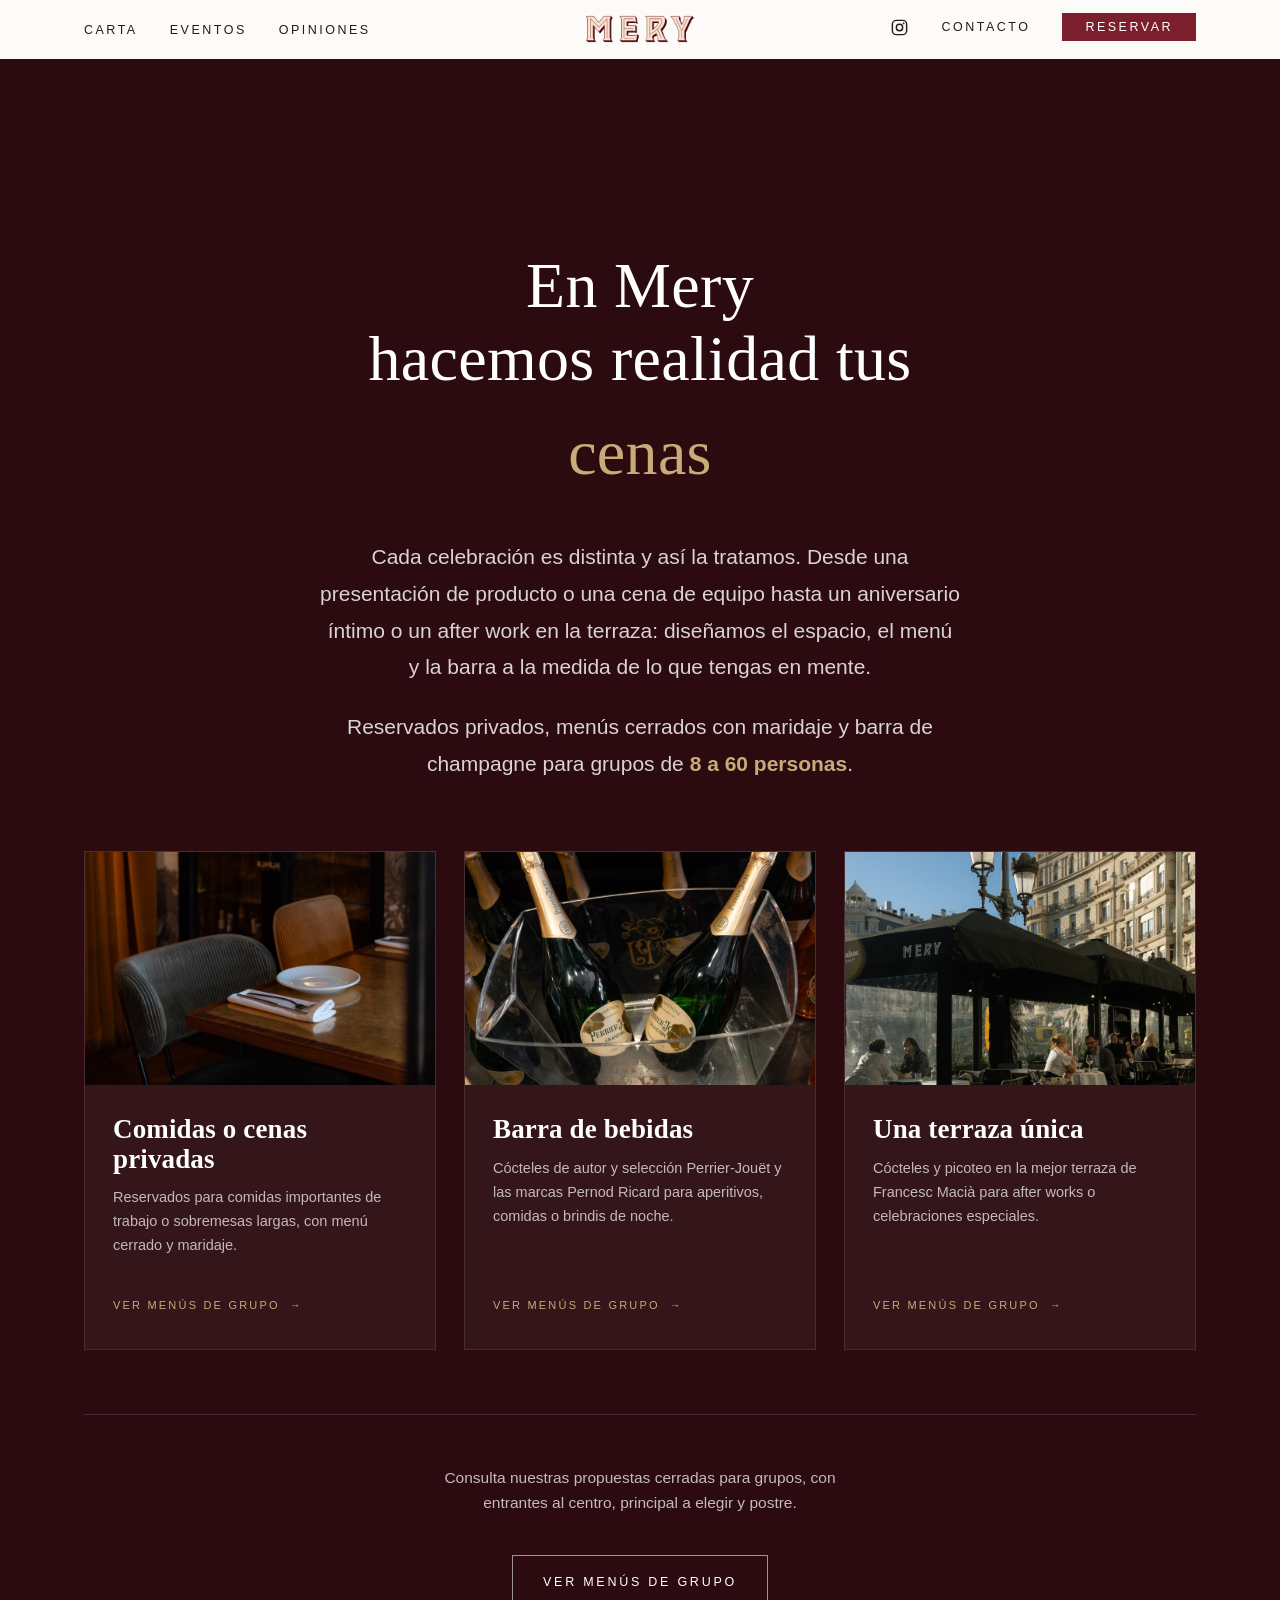
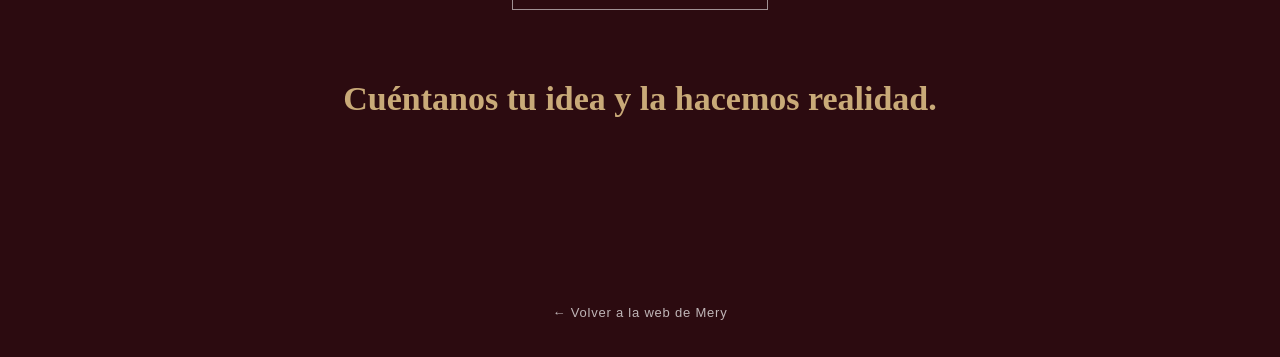
<file: eventos.html>
<!DOCTYPE html>
<html lang="es">
<head>
<meta charset="UTF-8" />
<meta name="viewport" content="width=device-width, initial-scale=1.0" />
<title>Eventos y celebraciones · Restaurante Mery · Barcelona</title>
<meta name="description" content="Eventos, comidas de empresa y celebraciones en Mery: reservados privados, menús a medida y barra de champagne en Plaça de Francesc Macià, Barcelona." />
<link rel="preconnect" href="https://fonts.cdnfonts.com" crossorigin />
<link rel="preconnect" href="https://db.onlinewebfonts.com" crossorigin />
<link href="https://fonts.cdnfonts.com/css/glacial-indifference-2" rel="stylesheet" />
<link href="https://fonts.cdnfonts.com/css/aston-script" rel="stylesheet" />
<link rel="stylesheet" href="styles.css" />
<style>
  .eventos--page .eventos__head .section-title {
    font-family: "Aston Script", "Bw Gradual", cursive;
    font-weight: 400;
    font-size: clamp(34px, 5vw, 64px);
    line-height: 1.15;
    white-space: nowrap;
    text-align: center;
  }
  .eventos--page .eventos__head .rotator { height: 1.4em; }
  .eventos--page .eventos__head .rotator__list span { height: 1.4em; line-height: 1.4em; font-style: normal; }
  @keyframes rotate-words-aston {
    0%,14%   { transform: translateY(0); }
    20%,34%  { transform: translateY(-1.4em); }
    40%,54%  { transform: translateY(-2.8em); }
    60%,74%  { transform: translateY(-4.2em); }
    80%,94%  { transform: translateY(-5.6em); }
    100%     { transform: translateY(0); }
  }
  .eventos--page .eventos__head .rotator { display:inline-block; overflow: hidden; vertical-align: middle; }
  .eventos--page .eventos__head .rotator__list { animation-name: rotate-words-aston; }
  .eventos--page .eventos__cta .btn--outline { color:#fff; border-color: rgba(255,255,255,.55); }
  .eventos--page .eventos__cta .btn--outline:hover { background: var(--granate); border-color: var(--granate); color:#fff; }
</style>
</head>
<body class="grupos-page">

<!-- ============ HEADER ============ -->
<header class="site-header scrolled" id="header">
  <div class="bar">
    <ul class="nav-links">
      <li><a href="index.html#carta">Carta</a></li>
      <li><a href="eventos.html" class="is-current">Eventos</a></li>
      <li><a href="index.html#opiniones">Opiniones</a></li>
    </ul>
    <a href="index.html#inicio" class="brand"><img src="images/mery-logo.png" alt="Mery · Barcelona" /></a>
    <ul class="nav-links right">
      <li><a href="https://www.instagram.com/restaurante.mery/" target="_blank" rel="noopener" class="nav-ig" aria-label="Instagram de Mery">
        <svg viewBox="0 0 24 24" width="19" height="19" fill="none" stroke="currentColor" stroke-width="1.8" stroke-linecap="round" stroke-linejoin="round" aria-hidden="true"><rect x="3" y="3" width="18" height="18" rx="5"/><circle cx="12" cy="12" r="4"/><circle cx="17.2" cy="6.8" r="1.1" fill="currentColor" stroke="none"/></svg>
      </a></li>
      <li><a href="index.html#contacto">Contacto</a></li>
      <li><a href="index.html#reserva" class="nav-cta">Reservar</a></li>
    </ul>
  </div>
</header>

<!-- ============ EVENTOS ============ -->
<section class="eventos eventos--page section-pad" id="eventos" data-screen-label="Eventos">
  <div class="wrap">
    <div class="eventos__head">
      <h2 class="section-title">En Mery<br />hacemos realidad tus<br /><span class="rotator" aria-hidden="true"><span class="rotator__list"><span>cenas</span><span>presentaciones</span><span>aniversarios</span><span>comidas de empresa</span><span>eventos</span></span></span><span class="visually-hidden">cenas, presentaciones, aniversarios, comidas de empresa y eventos</span></h2>
      <p class="lede">Cada celebración es distinta y así la tratamos. Desde una presentación de producto o una cena de equipo hasta un aniversario íntimo o un after work en la terraza: diseñamos el espacio, el menú y la barra a la medida de lo que tengas en mente.</p>
      <p class="lede eventos__lede2">Reservados privados, menús cerrados con maridaje y barra de champagne para grupos de <strong>8 a 60 personas</strong>.</p>
    </div>
    <div class="event-grid">
      <article class="event-card">
        <img src="images/table-window.jpg" alt="Mesa íntima junto a la ventana" />
        <div class="event-card__body">
          <h3>Comidas o cenas privadas</h3>
          <p>Reservados para comidas importantes de trabajo o sobremesas largas, con menú cerrado y maridaje.</p>
          <a href="grupos.html" class="link">Ver menús de grupo</a>
        </div>
      </article>
      <article class="event-card">
        <img src="images/champagne-brut.jpg" alt="Champagne Perrier-Jouët Grand Brut en cubitera" />
        <div class="event-card__body">
          <h3>Barra de bebidas</h3>
          <p>Cócteles de autor y selección Perrier-Jouët y las marcas Pernod Ricard para aperitivos, comidas o brindis de noche.</p>
          <a href="grupos.html" class="link">Ver menús de grupo</a>
        </div>
      </article>
      <article class="event-card">
        <img src="images/terrace.jpg" alt="Terraza de Mery en la plaza" />
        <div class="event-card__body">
          <h3>Una terraza única</h3>
          <p>Cócteles y picoteo en la mejor terraza de Francesc Macià para after works o celebraciones especiales.</p>
          <a href="grupos.html" class="link">Ver menús de grupo</a>
        </div>
      </article>
    </div>
    <div class="eventos__cta">
      <p>Consulta nuestras propuestas cerradas para grupos, con entrantes al centro, principal a elegir y postre.</p>
      <a href="grupos.html" class="btn btn--outline">Ver menús de grupo</a>
    </div>
    <p class="eventos__closer">Cuéntanos tu idea y la hacemos realidad.</p>
  </div>
</section>

<footer class="grupos-footer">
  <a href="index.html#inicio">← Volver a la web de Mery</a>
</footer>


</body>
</html>
</file>
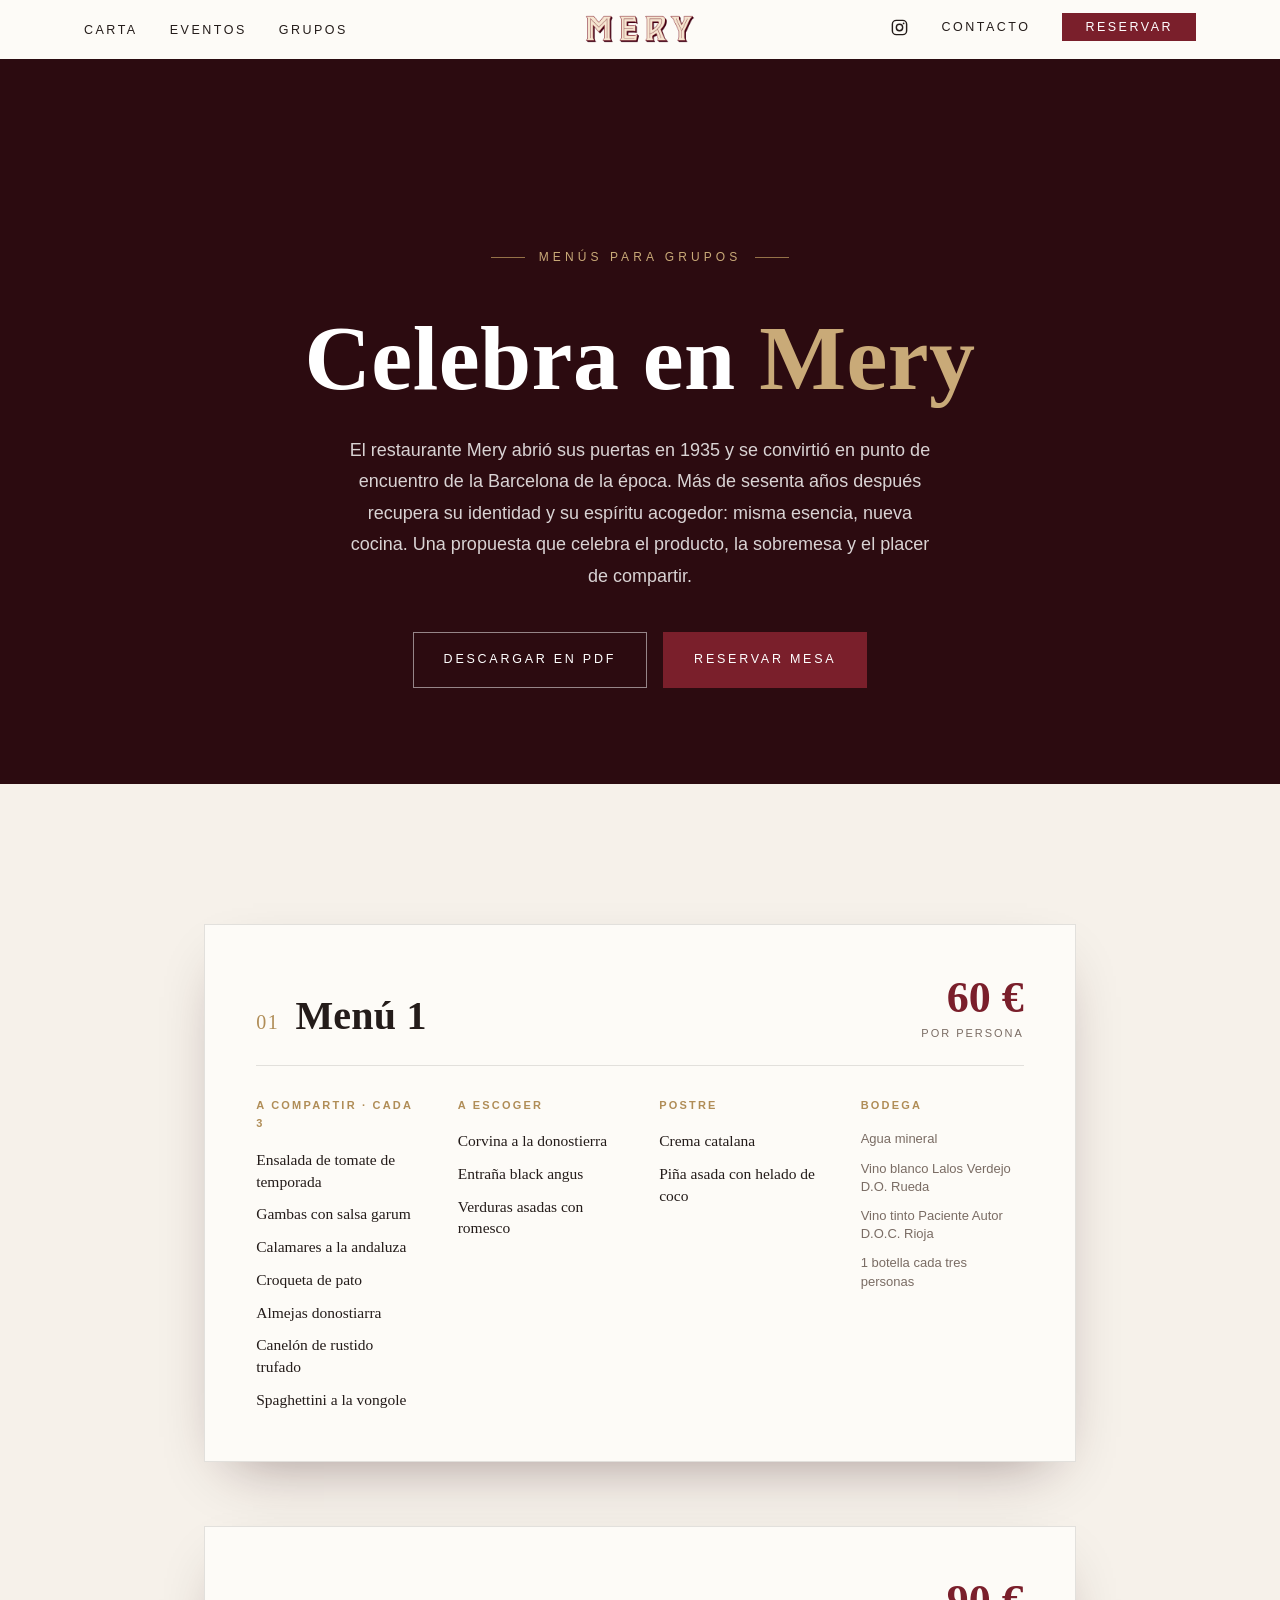
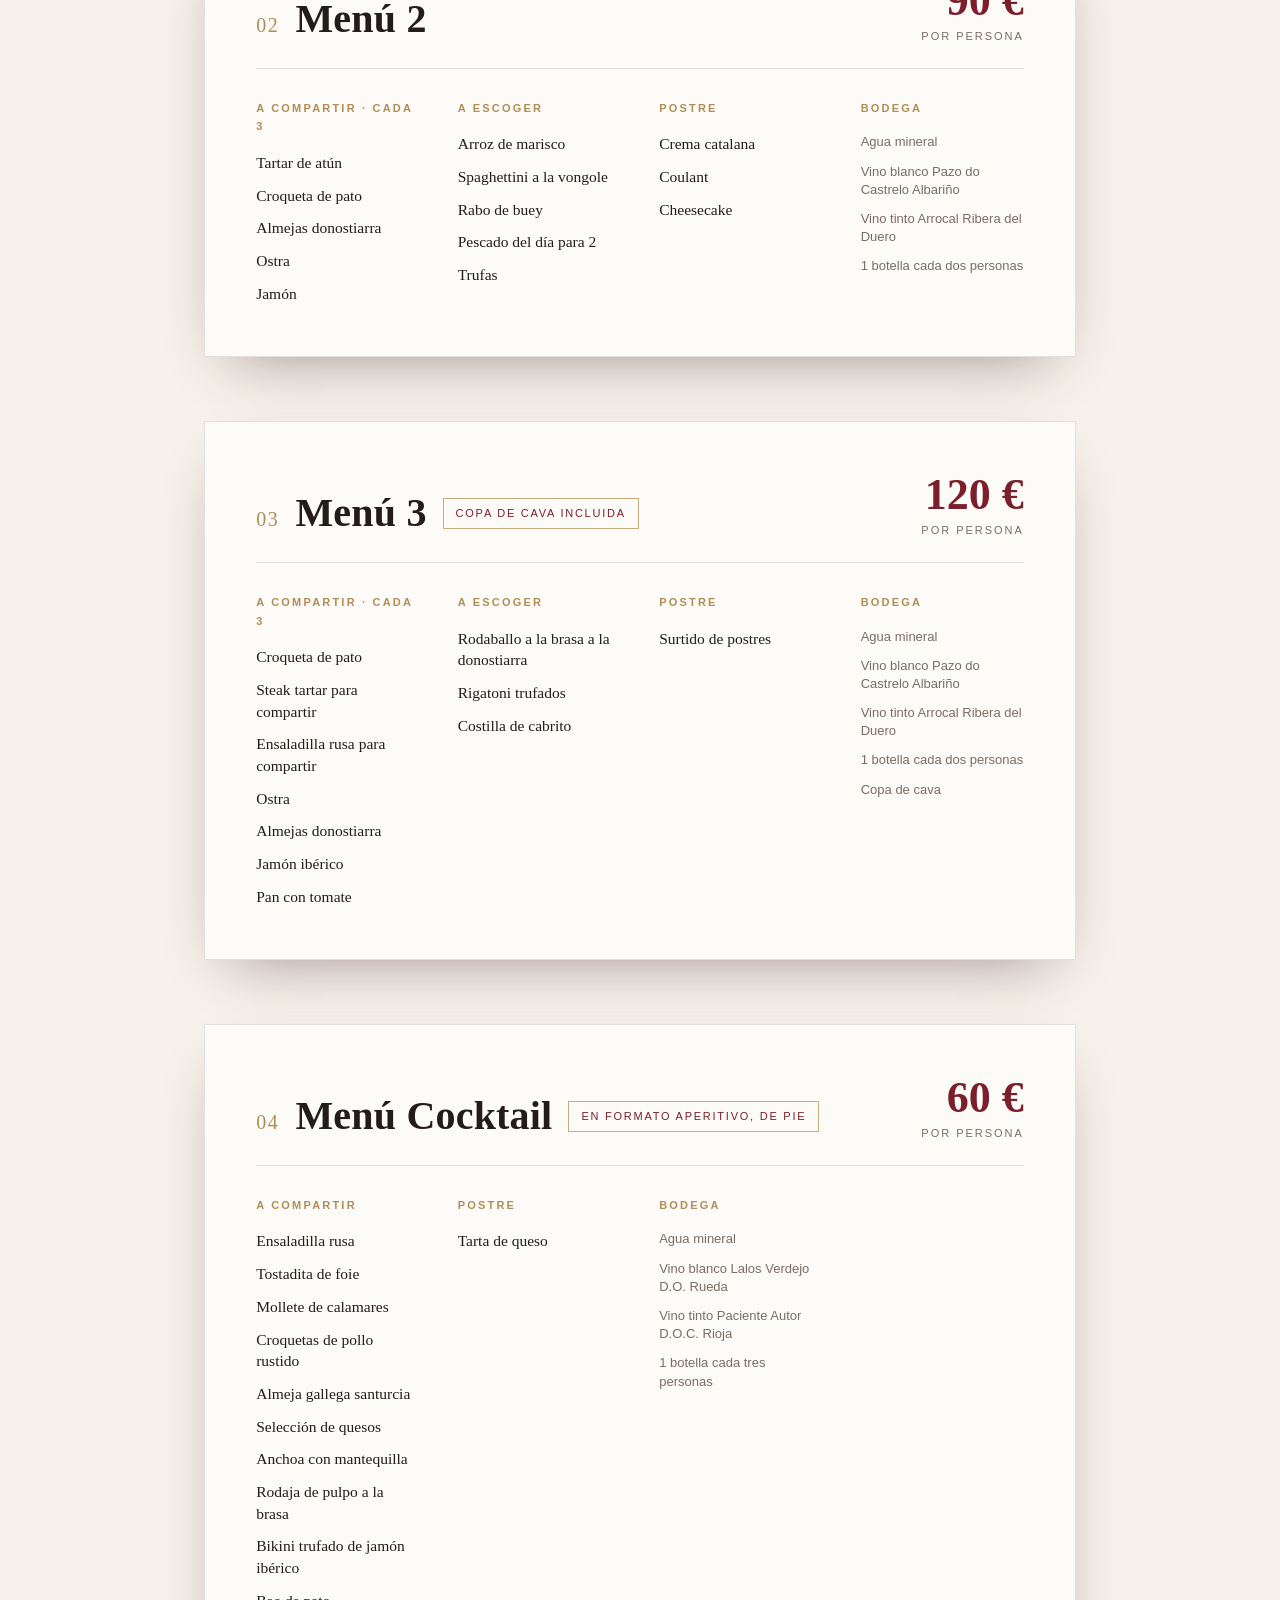
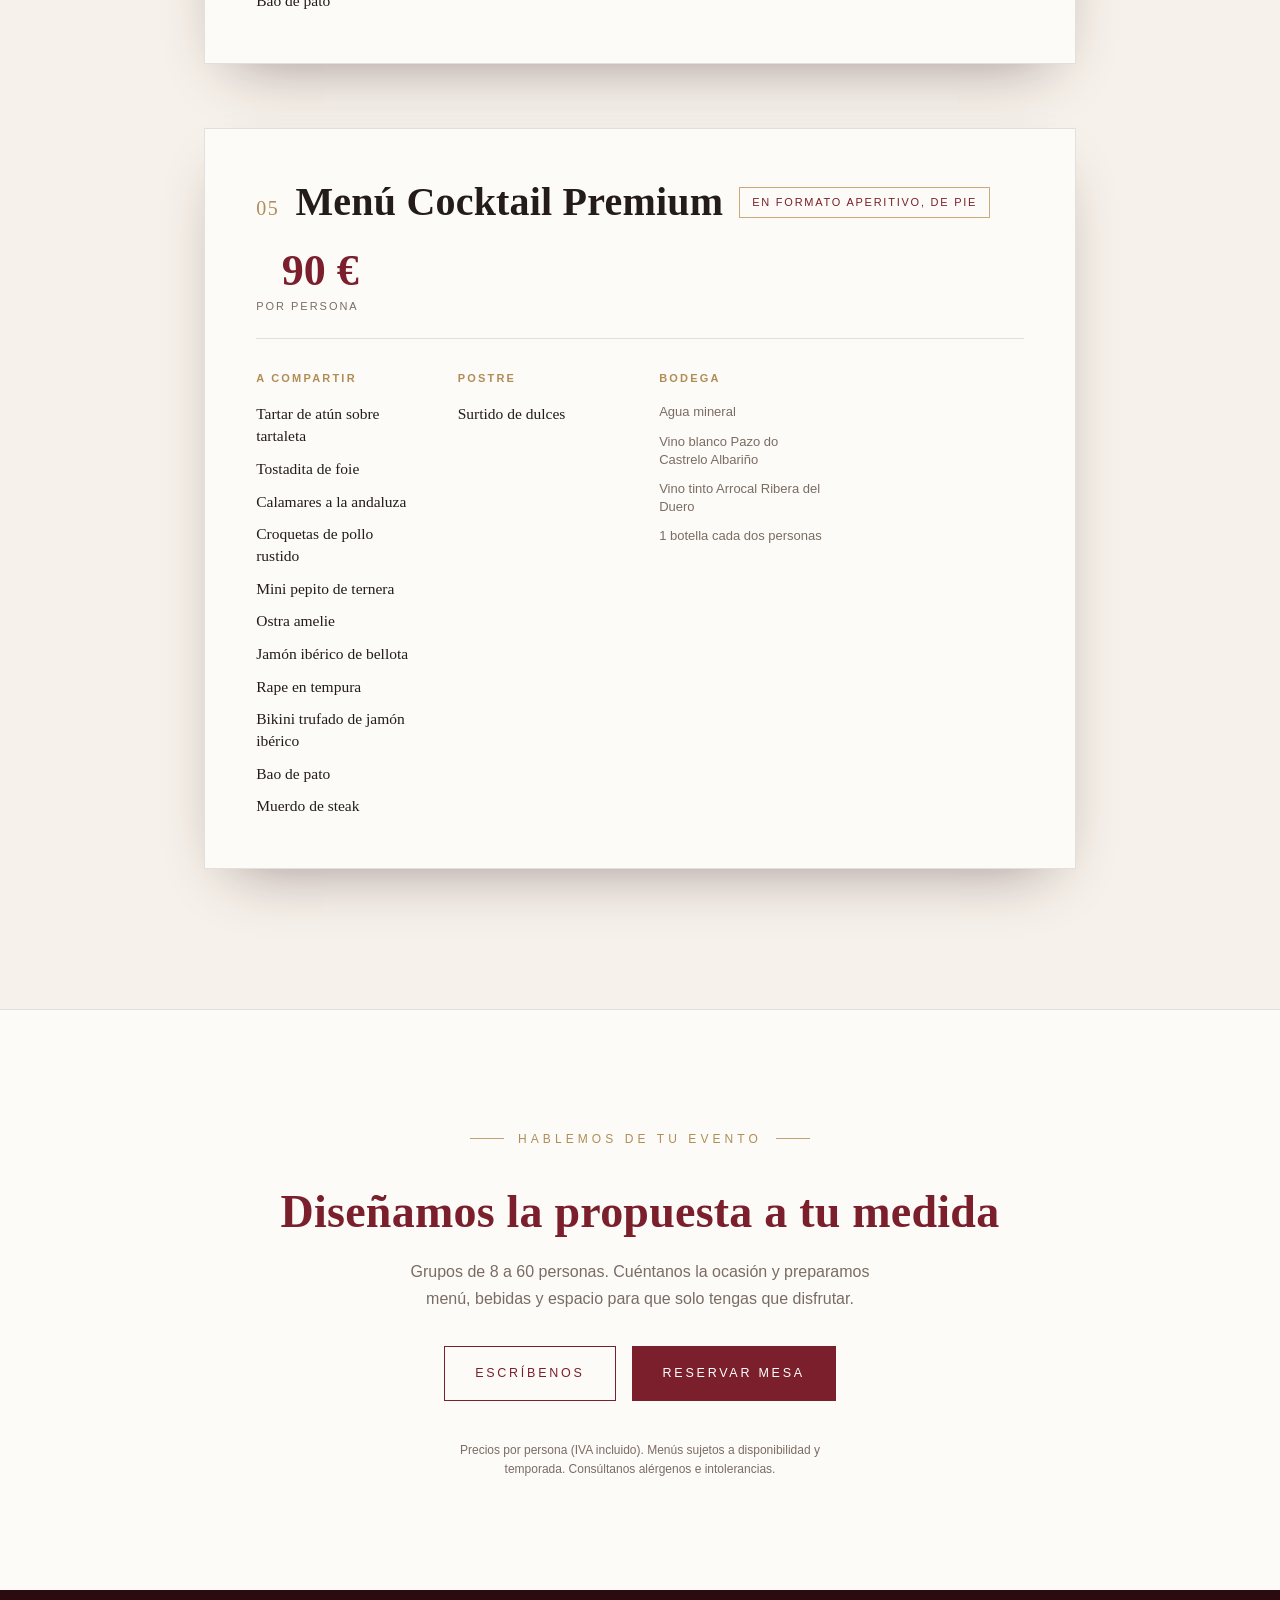
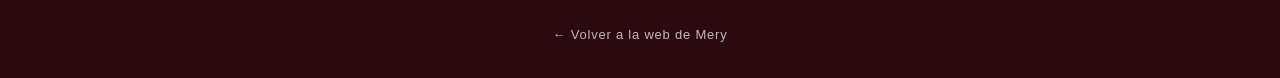
<file: grupos.html>
<!DOCTYPE html>
<html lang="es">
<head>
<meta charset="UTF-8" />
<meta name="viewport" content="width=device-width, initial-scale=1.0" />
<title>Menús para grupos · Restaurante Mery · Barcelona</title>
<meta name="description" content="Menús cerrados para grupos en Mery: comidas de empresa, celebraciones y eventos en Plaça de Francesc Macià, Barcelona." />
<link rel="preconnect" href="https://fonts.cdnfonts.com" crossorigin />
<link rel="preconnect" href="https://db.onlinewebfonts.com" crossorigin />
<link href="https://fonts.cdnfonts.com/css/glacial-indifference-2" rel="stylesheet" />
<link rel="stylesheet" href="styles.css" />
</head>
<body class="grupos-page">

<!-- ============ HEADER ============ -->
<header class="site-header scrolled" id="header">
  <div class="bar">
    <ul class="nav-links">
      <li><a href="index.html#carta">Carta</a></li>
      <li><a href="eventos.html">Eventos</a></li>
      <li><a href="grupos.html" class="is-current">Grupos</a></li>
    </ul>
    <a href="index.html#inicio" class="brand"><img src="images/mery-logo.png" alt="Mery · Barcelona" /></a>
    <ul class="nav-links right">
      <li><a href="https://www.instagram.com/restaurante.mery/" target="_blank" rel="noopener" class="nav-ig" aria-label="Instagram de Mery">
        <svg viewBox="0 0 24 24" width="19" height="19" fill="none" stroke="currentColor" stroke-width="1.8" stroke-linecap="round" stroke-linejoin="round" aria-hidden="true"><rect x="3" y="3" width="18" height="18" rx="5"/><circle cx="12" cy="12" r="4"/><circle cx="17.2" cy="6.8" r="1.1" fill="currentColor" stroke="none"/></svg>
      </a></li>
      <li><a href="index.html#contacto">Contacto</a></li>
      <li><a href="index.html#reserva" class="nav-cta">Reservar</a></li>
    </ul>
  </div>
</header>

<!-- ============ HERO ============ -->
<section class="grupos-hero">
  <div class="wrap">
    <p class="kicker center">Menús para grupos</p>
    <h1>Celebra en <em>Mery</em></h1>
    <p class="grupos-hero__sub">El restaurante Mery abrió sus puertas en 1935 y se convirtió en punto de encuentro de la Barcelona de la época. Más de sesenta años después recupera su identidad y su espíritu acogedor: misma esencia, nueva cocina. Una propuesta que celebra el producto, la sobremesa y el placer de compartir.</p>
    <div class="grupos-hero__actions">
      <a href="menu/menu-grupos-mery.pdf" target="_blank" rel="noopener" class="btn btn--outline">Descargar en PDF</a>
      <a href="index.html#reserva" class="btn">Reservar mesa</a>
    </div>
  </div>
</section>

<!-- ============ MENÚS ============ -->
<section class="grupos-menus section-pad">
  <div class="wrap grupos-list" id="gruposList"></div>
</section>

<!-- ============ CIERRE ============ -->
<section class="grupos-foot">
  <div class="wrap">
    <p class="kicker center">Hablemos de tu evento</p>
    <h2>Diseñamos la propuesta a tu medida</h2>
    <p class="grupos-foot__txt">Grupos de 8 a 60 personas. Cuéntanos la ocasión y preparamos menú, bebidas y espacio para que solo tengas que disfrutar.</p>
    <div class="grupos-hero__actions">
      <a href="mailto:hola@meryrestaurante.com?subject=Evento%20de%20grupo%20en%20Mery" class="btn btn--outline">Escríbenos</a>
      <a href="index.html#reserva" class="btn">Reservar mesa</a>
    </div>
    <p class="grupos-foot__legal">Precios por persona (IVA incluido). Menús sujetos a disponibilidad y temporada. Consúltanos alérgenos e intolerancias.</p>
  </div>
</section>

<footer class="grupos-footer">
  <a href="index.html#inicio">← Volver a la web de Mery</a>
</footer>


<script>
const MENUS = [
  {
    name: "Menú 1", price: "60 €", pp: "por persona",
    groups: [
      { label: "A compartir · cada 3", items: ["Ensalada de tomate de temporada","Gambas con salsa garum","Calamares a la andaluza","Croqueta de pato","Almejas donostiarra","Canelón de rustido trufado","Spaghettini a la vongole"] },
      { label: "A escoger", items: ["Corvina a la donostierra","Entraña black angus","Verduras asadas con romesco"] },
      { label: "Postre", items: ["Crema catalana","Piña asada con helado de coco"] },
      { label: "Bodega", items: ["Agua mineral","Vino blanco Lalos Verdejo D.O. Rueda","Vino tinto Paciente Autor D.O.C. Rioja","1 botella cada tres personas"] }
    ]
  },
  {
    name: "Menú 2", price: "90 €", pp: "por persona",
    groups: [
      { label: "A compartir · cada 3", items: ["Tartar de atún","Croqueta de pato","Almejas donostiarra","Ostra","Jamón"] },
      { label: "A escoger", items: ["Arroz de marisco","Spaghettini a la vongole","Rabo de buey","Pescado del día para 2","Trufas"] },
      { label: "Postre", items: ["Crema catalana","Coulant","Cheesecake"] },
      { label: "Bodega", items: ["Agua mineral","Vino blanco Pazo do Castrelo Albariño","Vino tinto Arrocal Ribera del Duero","1 botella cada dos personas"] }
    ]
  },
  {
    name: "Menú 3", price: "120 €", pp: "por persona", tag: "Copa de cava incluida",
    groups: [
      { label: "A compartir · cada 3", items: ["Croqueta de pato","Steak tartar para compartir","Ensaladilla rusa para compartir","Ostra","Almejas donostiarra","Jamón ibérico","Pan con tomate"] },
      { label: "A escoger", items: ["Rodaballo a la brasa a la donostiarra","Rigatoni trufados","Costilla de cabrito"] },
      { label: "Postre", items: ["Surtido de postres"] },
      { label: "Bodega", items: ["Agua mineral","Vino blanco Pazo do Castrelo Albariño","Vino tinto Arrocal Ribera del Duero","1 botella cada dos personas","Copa de cava"] }
    ]
  },
  {
    name: "Menú Cocktail", price: "60 €", pp: "por persona", tag: "En formato aperitivo, de pie",
    groups: [
      { label: "A compartir", items: ["Ensaladilla rusa","Tostadita de foie","Mollete de calamares","Croquetas de pollo rustido","Almeja gallega santurcia","Selección de quesos","Anchoa con mantequilla","Rodaja de pulpo a la brasa","Bikini trufado de jamón ibérico","Bao de pato"] },
      { label: "Postre", items: ["Tarta de queso"] },
      { label: "Bodega", items: ["Agua mineral","Vino blanco Lalos Verdejo D.O. Rueda","Vino tinto Paciente Autor D.O.C. Rioja","1 botella cada tres personas"] }
    ]
  },
  {
    name: "Menú Cocktail Premium", price: "90 €", pp: "por persona", tag: "En formato aperitivo, de pie",
    groups: [
      { label: "A compartir", items: ["Tartar de atún sobre tartaleta","Tostadita de foie","Calamares a la andaluza","Croquetas de pollo rustido","Mini pepito de ternera","Ostra amelie","Jamón ibérico de bellota","Rape en tempura","Bikini trufado de jamón ibérico","Bao de pato","Muerdo de steak"] },
      { label: "Postre", items: ["Surtido de dulces"] },
      { label: "Bodega", items: ["Agua mineral","Vino blanco Pazo do Castrelo Albariño","Vino tinto Arrocal Ribera del Duero","1 botella cada dos personas"] }
    ]
  }
];

const list = document.getElementById('gruposList');
function renderMenus(MENUS){
list.innerHTML = MENUS.map((m, i) => `
  <article class="gmenu" style="--i:${i}">
    <header class="gmenu__head">
      <div class="gmenu__title">
        <span class="gmenu__no">${String(i+1).padStart(2,'0')}</span>
        <h2>${m.name}</h2>
        ${m.tag ? `<span class="gmenu__tag">${m.tag}</span>` : ''}
      </div>
      <div class="gmenu__price"><span class="gmenu__amount">${m.price}</span><span class="gmenu__pp">${m.pp}</span></div>
    </header>
    <div class="gmenu__grid">
      ${m.groups.map(g => `
        <div class="gcol">
          <p class="gcol__label">${g.label}</p>
          <ul class="gcol__list">
            ${g.items.map(it => `<li>${it}</li>`).join('')}
          </ul>
        </div>
      `).join('')}
    </div>
  </article>
`).join('');
}
renderMenus(MENUS);
fetch('content/grupos.json',{cache:'no-store'}).then(r=>r.json()).then(d=>{if(d&&d.menus)renderMenus(d.menus);}).catch(()=>{});
</script>
</body>
</html>
</file>
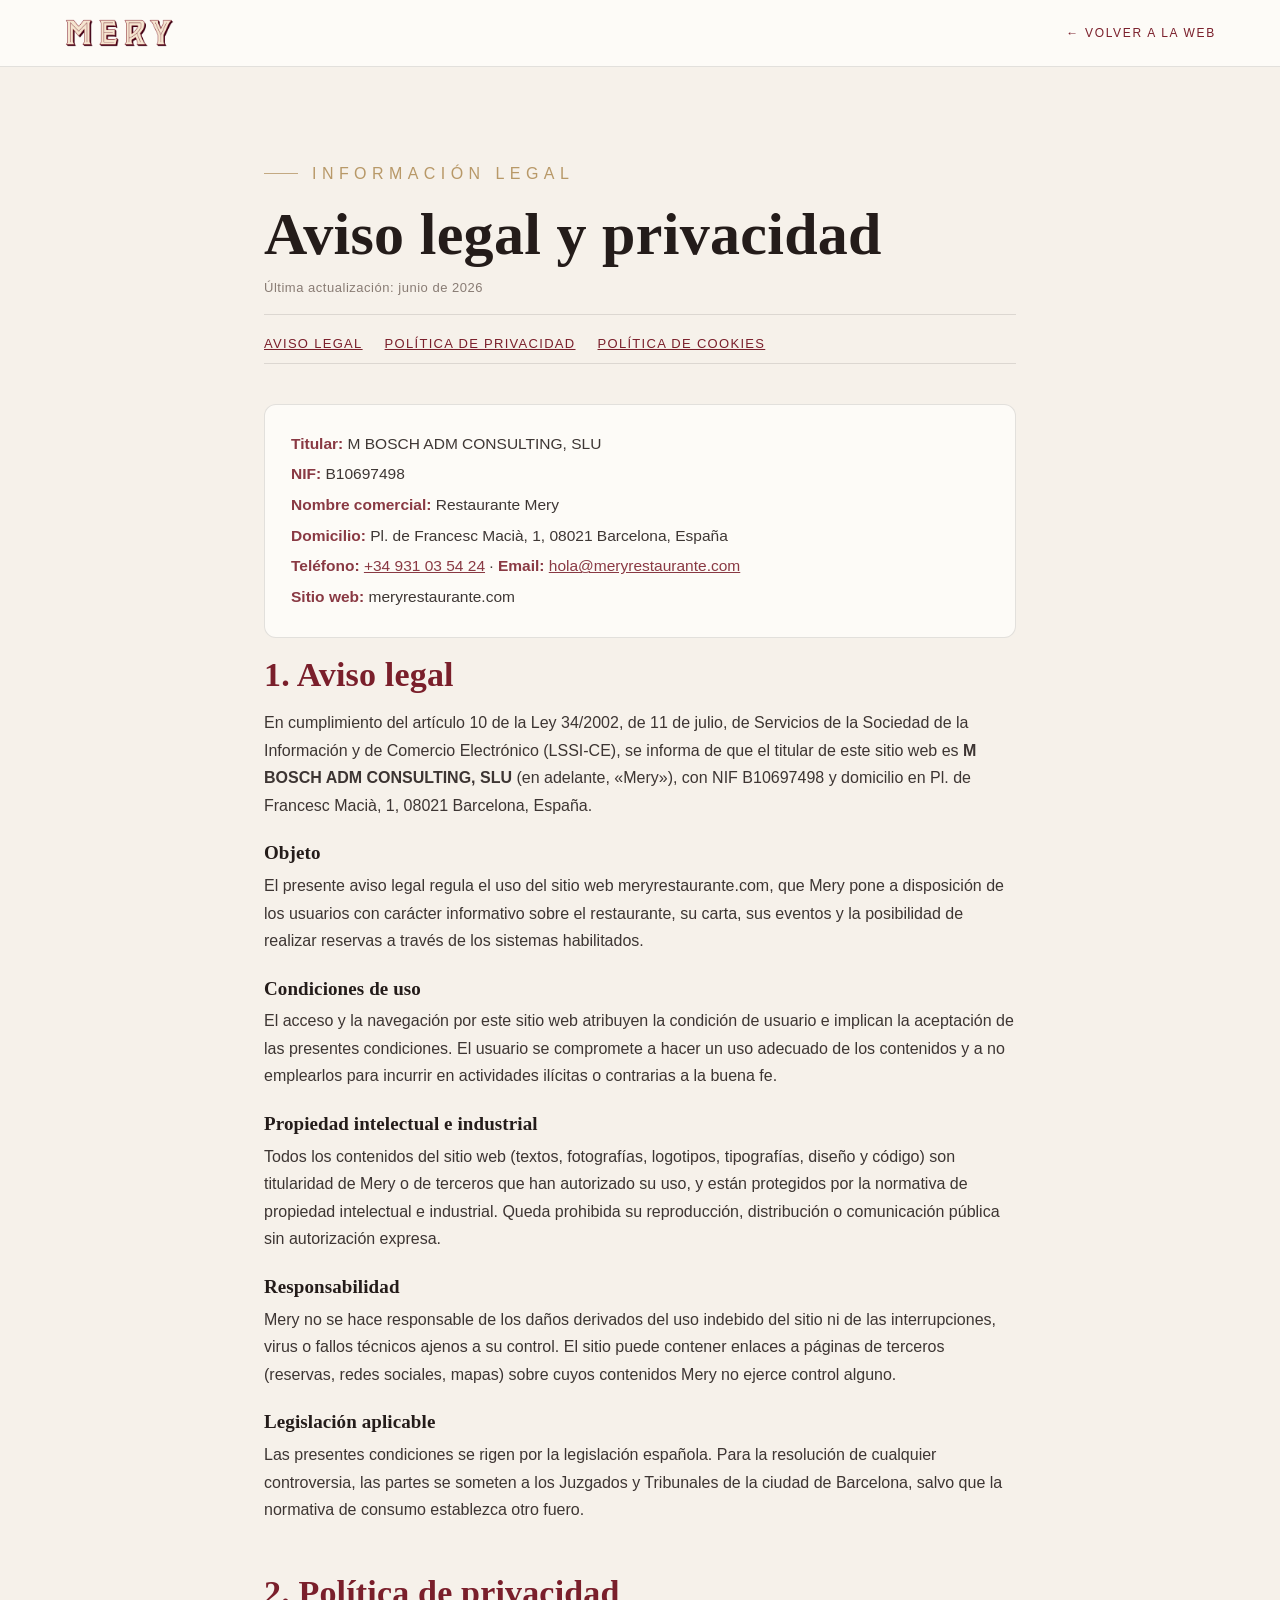
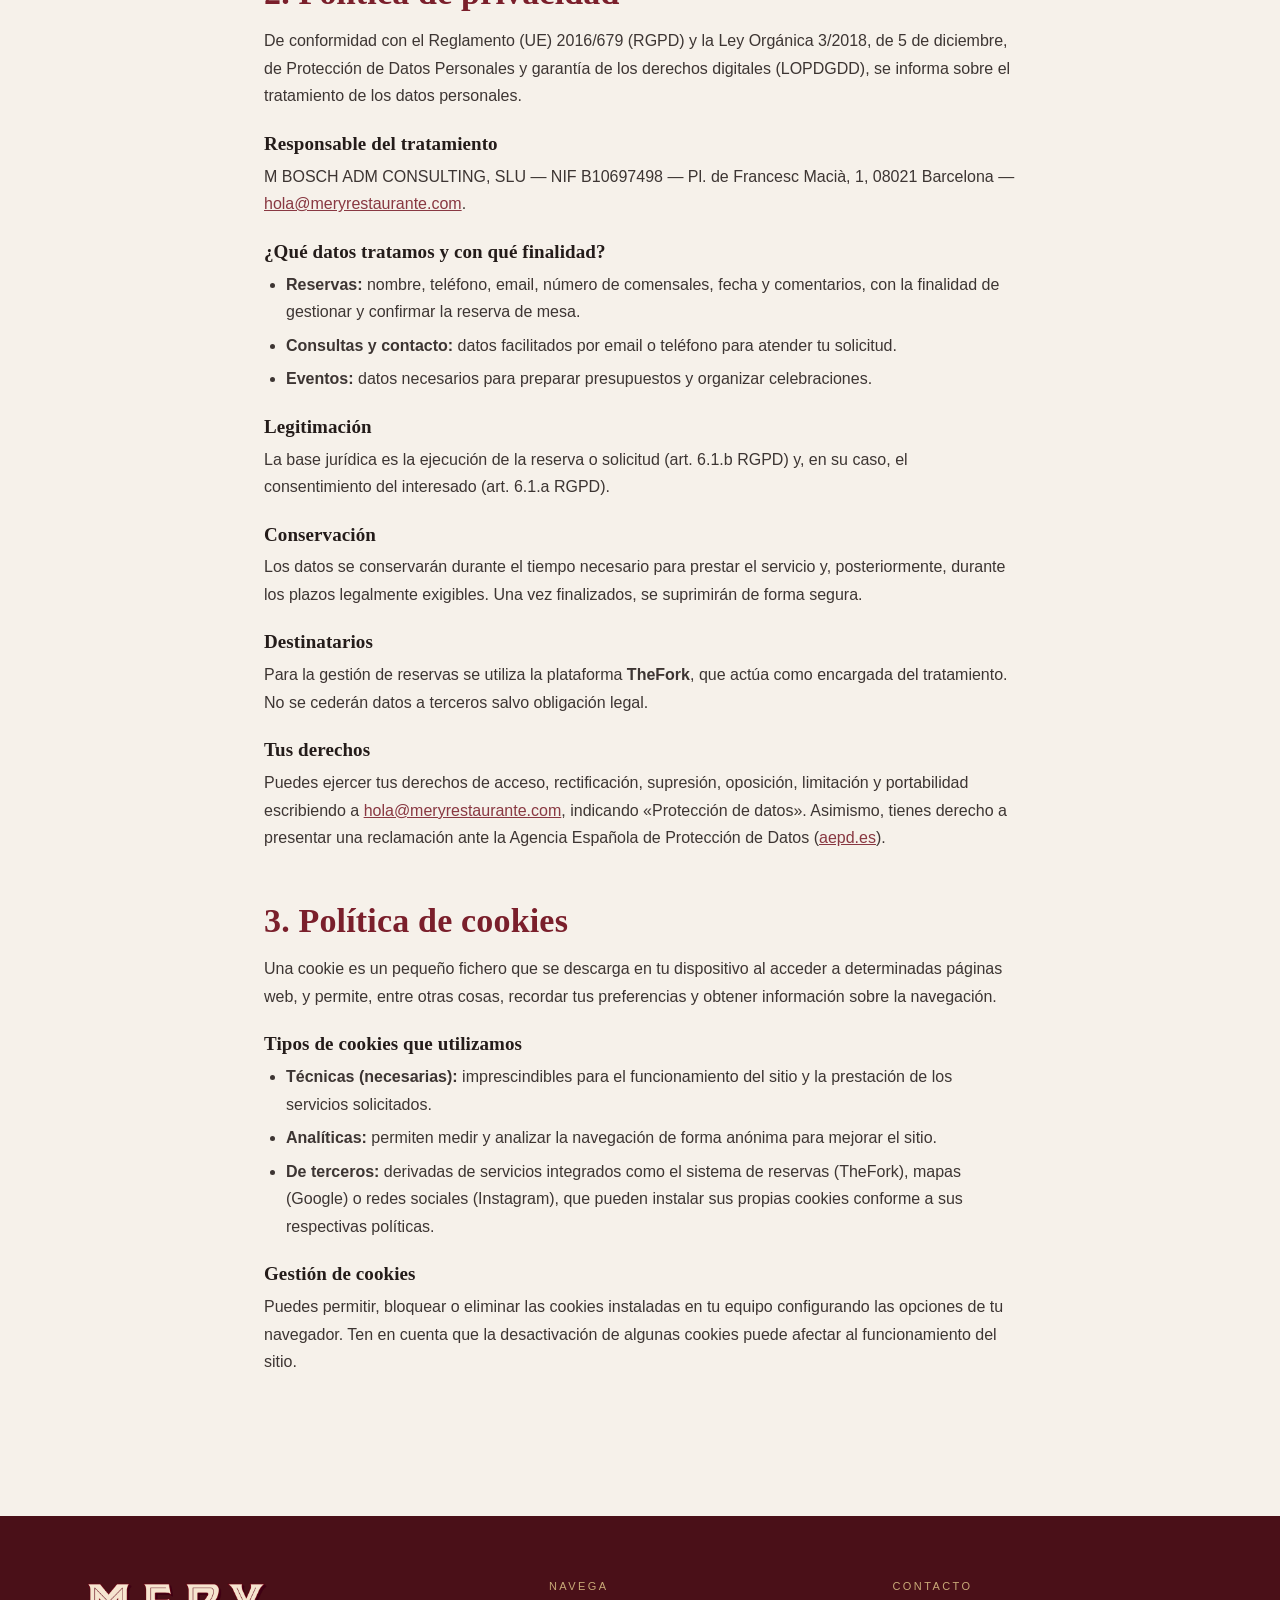
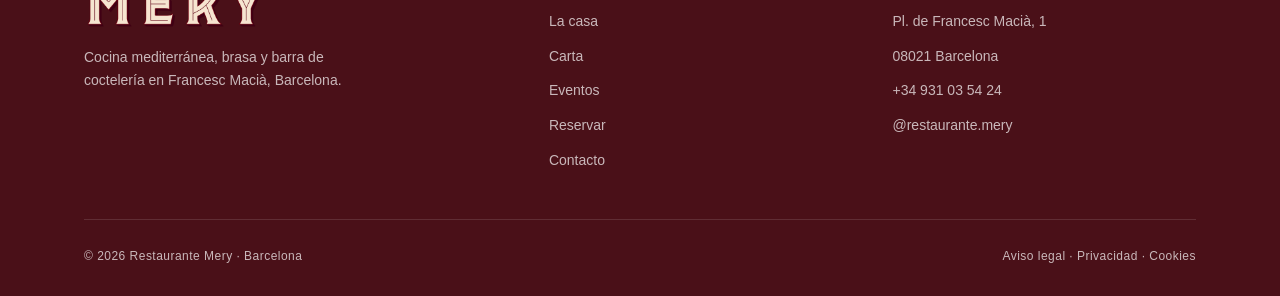
<file: legal.html>
<!DOCTYPE html>
<html lang="es">
<head>
<meta charset="UTF-8" />
<meta name="viewport" content="width=device-width, initial-scale=1.0" />
<title>Información legal · Restaurante Mery</title>
<link rel="preconnect" href="https://fonts.cdnfonts.com" crossorigin />
<link rel="preconnect" href="https://db.onlinewebfonts.com" crossorigin />
<link href="https://fonts.cdnfonts.com/css/glacial-indifference-2" rel="stylesheet" />
<link rel="stylesheet" href="styles.css" />
<style>
  .legal-header {
    display:flex; align-items:center; justify-content:space-between;
    padding: 18px var(--gutter); border-bottom: 1px solid var(--line); background: var(--paper);
    position: sticky; top: 0; z-index: 50;
  }
  .legal-header .brand { justify-content: flex-start; }
  .legal-header .brand img { height: 30px; width: auto; display: block; }
  .legal-back { font-size: 12px; letter-spacing: .14em; text-transform: uppercase; color: var(--granate); }
  .legal-back:hover { color: var(--granate-dark); }

  .legal-wrap { max-width: 880px; margin: 0 auto; padding: clamp(48px, 8vw, 88px) var(--gutter) 90px; }
  .legal-wrap .kicker { color: var(--gold); }
  .legal h1 { font-size: clamp(36px, 6vw, 60px); margin-bottom: 10px; }
  .legal .updated { color: var(--muted); font-size: 13px; letter-spacing:.04em; margin-bottom: 14px; }
  .legal__index { display:flex; flex-wrap:wrap; gap: 10px 22px; padding: 18px 0 8px; border-top:1px solid var(--line); border-bottom:1px solid var(--line); margin-bottom: 40px; }
  .legal__index a { font-size: 13px; letter-spacing:.1em; text-transform:uppercase; color: var(--ink); }
  .legal__index a:hover { color: var(--granate); }
  .legal section { margin-bottom: 50px; scroll-margin-top: 90px; }
  .legal h2 { font-size: clamp(24px, 3.2vw, 34px); color: var(--granate); margin-bottom: 16px; }
  .legal h3 { font-family: var(--serif); font-weight:600; font-size: 19px; margin: 24px 0 8px; color: var(--ink); }
  .legal p, .legal li { color: var(--ink); opacity:.88; font-size: 16px; line-height: 1.72; }
  .legal p { margin: 0 0 14px; }
  .legal ul { padding-left: 22px; margin: 0 0 14px; }
  .legal li { margin-bottom: 6px; }
  .legal a { color: var(--granate); text-decoration: underline; }
  .data-box { background: var(--paper); border:1px solid var(--line); border-radius: 12px; padding: 22px 26px; margin: 8px 0 18px; }
  .data-box p { margin: 4px 0; font-size: 15.5px; }
  .data-box strong { color: var(--granate); }
</style>
</head>
<body>

<header class="legal-header">
  <a href="Restaurante Mery.html" class="brand"><img src="images/mery-logo.png" alt="Mery · Barcelona" /></a>
  <a href="Restaurante Mery.html" class="legal-back">← Volver a la web</a>
</header>

<main class="legal-wrap legal">
  <p class="kicker">Información legal</p>
  <h1>Aviso legal y privacidad</h1>
  <p class="updated">Última actualización: junio de 2026</p>

  <nav class="legal__index">
    <a href="#aviso">Aviso legal</a>
    <a href="#privacidad">Política de privacidad</a>
    <a href="#cookies">Política de cookies</a>
  </nav>

  <div class="data-box">
    <p><strong>Titular:</strong> M BOSCH ADM CONSULTING, SLU</p>
    <p><strong>NIF:</strong> B10697498</p>
    <p><strong>Nombre comercial:</strong> Restaurante Mery</p>
    <p><strong>Domicilio:</strong> Pl. de Francesc Macià, 1, 08021 Barcelona, España</p>
    <p><strong>Teléfono:</strong> <a href="tel:+34931035424">+34 931 03 54 24</a> · <strong>Email:</strong> <a href="mailto:hola@meryrestaurante.com">hola@meryrestaurante.com</a></p>
    <p><strong>Sitio web:</strong> meryrestaurante.com</p>
  </div>

  <!-- AVISO LEGAL -->
  <section id="aviso">
    <h2>1. Aviso legal</h2>
    <p>En cumplimiento del artículo 10 de la Ley 34/2002, de 11 de julio, de Servicios de la Sociedad de la Información y de Comercio Electrónico (LSSI-CE), se informa de que el titular de este sitio web es <strong>M BOSCH ADM CONSULTING, SLU</strong> (en adelante, «Mery»), con NIF B10697498 y domicilio en Pl. de Francesc Macià, 1, 08021 Barcelona, España.</p>

    <h3>Objeto</h3>
    <p>El presente aviso legal regula el uso del sitio web meryrestaurante.com, que Mery pone a disposición de los usuarios con carácter informativo sobre el restaurante, su carta, sus eventos y la posibilidad de realizar reservas a través de los sistemas habilitados.</p>

    <h3>Condiciones de uso</h3>
    <p>El acceso y la navegación por este sitio web atribuyen la condición de usuario e implican la aceptación de las presentes condiciones. El usuario se compromete a hacer un uso adecuado de los contenidos y a no emplearlos para incurrir en actividades ilícitas o contrarias a la buena fe.</p>

    <h3>Propiedad intelectual e industrial</h3>
    <p>Todos los contenidos del sitio web (textos, fotografías, logotipos, tipografías, diseño y código) son titularidad de Mery o de terceros que han autorizado su uso, y están protegidos por la normativa de propiedad intelectual e industrial. Queda prohibida su reproducción, distribución o comunicación pública sin autorización expresa.</p>

    <h3>Responsabilidad</h3>
    <p>Mery no se hace responsable de los daños derivados del uso indebido del sitio ni de las interrupciones, virus o fallos técnicos ajenos a su control. El sitio puede contener enlaces a páginas de terceros (reservas, redes sociales, mapas) sobre cuyos contenidos Mery no ejerce control alguno.</p>

    <h3>Legislación aplicable</h3>
    <p>Las presentes condiciones se rigen por la legislación española. Para la resolución de cualquier controversia, las partes se someten a los Juzgados y Tribunales de la ciudad de Barcelona, salvo que la normativa de consumo establezca otro fuero.</p>
  </section>

  <!-- PRIVACIDAD -->
  <section id="privacidad">
    <h2>2. Política de privacidad</h2>
    <p>De conformidad con el Reglamento (UE) 2016/679 (RGPD) y la Ley Orgánica 3/2018, de 5 de diciembre, de Protección de Datos Personales y garantía de los derechos digitales (LOPDGDD), se informa sobre el tratamiento de los datos personales.</p>

    <h3>Responsable del tratamiento</h3>
    <p>M BOSCH ADM CONSULTING, SLU — NIF B10697498 — Pl. de Francesc Macià, 1, 08021 Barcelona — <a href="mailto:hola@meryrestaurante.com">hola@meryrestaurante.com</a>.</p>

    <h3>¿Qué datos tratamos y con qué finalidad?</h3>
    <ul>
      <li><strong>Reservas:</strong> nombre, teléfono, email, número de comensales, fecha y comentarios, con la finalidad de gestionar y confirmar la reserva de mesa.</li>
      <li><strong>Consultas y contacto:</strong> datos facilitados por email o teléfono para atender tu solicitud.</li>
      <li><strong>Eventos:</strong> datos necesarios para preparar presupuestos y organizar celebraciones.</li>
    </ul>

    <h3>Legitimación</h3>
    <p>La base jurídica es la ejecución de la reserva o solicitud (art. 6.1.b RGPD) y, en su caso, el consentimiento del interesado (art. 6.1.a RGPD).</p>

    <h3>Conservación</h3>
    <p>Los datos se conservarán durante el tiempo necesario para prestar el servicio y, posteriormente, durante los plazos legalmente exigibles. Una vez finalizados, se suprimirán de forma segura.</p>

    <h3>Destinatarios</h3>
    <p>Para la gestión de reservas se utiliza la plataforma <strong>TheFork</strong>, que actúa como encargada del tratamiento. No se cederán datos a terceros salvo obligación legal.</p>

    <h3>Tus derechos</h3>
    <p>Puedes ejercer tus derechos de acceso, rectificación, supresión, oposición, limitación y portabilidad escribiendo a <a href="mailto:hola@meryrestaurante.com">hola@meryrestaurante.com</a>, indicando «Protección de datos». Asimismo, tienes derecho a presentar una reclamación ante la Agencia Española de Protección de Datos (<a href="https://www.aepd.es" target="_blank" rel="noopener">aepd.es</a>).</p>
  </section>

  <!-- COOKIES -->
  <section id="cookies">
    <h2>3. Política de cookies</h2>
    <p>Una cookie es un pequeño fichero que se descarga en tu dispositivo al acceder a determinadas páginas web, y permite, entre otras cosas, recordar tus preferencias y obtener información sobre la navegación.</p>

    <h3>Tipos de cookies que utilizamos</h3>
    <ul>
      <li><strong>Técnicas (necesarias):</strong> imprescindibles para el funcionamiento del sitio y la prestación de los servicios solicitados.</li>
      <li><strong>Analíticas:</strong> permiten medir y analizar la navegación de forma anónima para mejorar el sitio.</li>
      <li><strong>De terceros:</strong> derivadas de servicios integrados como el sistema de reservas (TheFork), mapas (Google) o redes sociales (Instagram), que pueden instalar sus propias cookies conforme a sus respectivas políticas.</li>
    </ul>

    <h3>Gestión de cookies</h3>
    <p>Puedes permitir, bloquear o eliminar las cookies instaladas en tu equipo configurando las opciones de tu navegador. Ten en cuenta que la desactivación de algunas cookies puede afectar al funcionamiento del sitio.</p>
  </section>
</main>

<footer class="site-footer">
  <div class="wrap">
    <div class="site-footer__top">
      <div class="footer-brand">
        <span class="brand"><img src="images/mery-logo.png" alt="Mery" /></span>
        <p>Cocina mediterránea, brasa y barra de coctelería en Francesc Macià, Barcelona.</p>
      </div>
      <div class="footer-col">
        <h4>Navega</h4>
        <ul>
          <li><a href="index.html#sobre">La casa</a></li>
          <li><a href="menu/carta-mery-2026.pdf" target="_blank" rel="noopener">Carta</a></li>
          <li><a href="eventos.html">Eventos</a></li>
          <li><a href="index.html#reserva">Reservar</a></li>
          <li><a href="index.html#contacto">Contacto</a></li>
        </ul>
      </div>
      <div class="footer-col">
        <h4>Contacto</h4>
        <ul>
          <li>Pl. de Francesc Macià, 1</li>
          <li>08021 Barcelona</li>
          <li><a href="tel:+34931035424">+34 931 03 54 24</a></li>
          <li><a href="https://instagram.com/restaurante.mery" target="_blank" rel="noopener">@restaurante.mery</a></li>
        </ul>
      </div>
    </div>
    <div class="site-footer__bottom">
      <span>© <span id="year">2026</span> Restaurante Mery · Barcelona</span>
      <span><a href="#aviso">Aviso legal</a> · <a href="#privacidad">Privacidad</a> · <a href="#cookies">Cookies</a></span>
    </div>
  </div>
</footer>

</body>
</html>
</file>
<file: styles.css>
/* Bw Gradual DEMO — versión demo (uso personal; licenciar para uso comercial) */
@font-face {
  font-family: "Bw Gradual";
  font-weight: 400;
  font-style: normal;
  font-display: swap;
  src: url("https://db.onlinewebfonts.com/t/9c012a100c1e4e7c4411382d3bc15526.woff2") format("woff2");
}
@font-face {
  font-family: "Bw Gradual";
  font-weight: 500 700;
  font-style: normal;
  font-display: swap;
  src: url("https://db.onlinewebfonts.com/t/e09960de6456bee00b09e475e8e687a9.woff2") format("woff2");
}

/* ============================================================
   RESTAURANTE MERY — sistema de diseño
   Inspiración: elegancia sobria estilo El Paraguas
   Paleta: granate profundo + crema + acento dorado
   Tipografía: Cormorant Garamond (display) + Jost (texto/labels)
============================================================ */

:root {
  --granate:       #7a1f2b;
  --granate-dark:  #4a1018;
  --granate-deep:  #2c0b10;
  --cream:         #f6f1ea;
  --paper:         #fdfbf7;
  --ink:           #241c1a;
  --muted:         #7a6c64;
  --gold:          #b08d57;
  --gold-soft:     #c9aa78;
  --line:          rgba(36, 28, 26, 0.12);
  --line-light:    rgba(255, 255, 255, 0.18);

  --serif: "Bw Gradual", "Bw Gradual DEMO", "Glacial Indifference", Georgia, serif;
  --sans:  "Glacial Indifference", "Helvetica Neue", Helvetica, Arial, sans-serif;

  --shadow-soft: 0 24px 60px -28px rgba(44, 11, 16, 0.45);
  --shadow-card: 0 18px 48px -30px rgba(44, 11, 16, 0.5);

  --maxw: 1240px;
  --gutter: clamp(20px, 5vw, 72px);
}

* { box-sizing: border-box; }

html { scroll-behavior: smooth; scroll-padding-top: 92px; }

body {
  margin: 0;
  background: var(--cream);
  color: var(--ink);
  font-family: var(--sans);
  font-weight: 400;
  font-size: 17px;
  line-height: 1.7;
  -webkit-font-smoothing: antialiased;
  text-rendering: optimizeLegibility;
}

img { max-width: 100%; display: block; }

h1, h2, h3, h4 {
  font-family: var(--serif);
  font-weight: 600;
  line-height: 1.1;
  margin: 0;
  letter-spacing: 0.005em;
}

p { margin: 0 0 1.1em; }
p:last-child { margin-bottom: 0; }

a { color: inherit; text-decoration: none; }

/* --- helpers --- */
.wrap { max-width: var(--maxw); margin: 0 auto; padding-inline: var(--gutter); }

.kicker {
  font-family: var(--sans);
  font-weight: 400;
  font-size: 12px;
  letter-spacing: 0.34em;
  text-transform: uppercase;
  color: var(--gold);
  display: inline-flex;
  align-items: center;
  gap: 14px;
  margin: 0 0 22px;
}
.kicker::before {
  content: "";
  width: 34px;
  height: 1px;
  background: var(--gold);
  opacity: 0.8;
}
.kicker.center { justify-content: center; }
.kicker.center::after {
  content: "";
  width: 34px;
  height: 1px;
  background: var(--gold);
  opacity: 0.8;
}

.section-title {
  font-size: clamp(34px, 5.2vw, 60px);
  font-weight: 500;
  letter-spacing: 0.005em;
}
.section-title em { font-style: normal; color: var(--granate); }

.lede {
  font-size: clamp(18px, 2vw, 21px);
  color: var(--muted);
  line-height: 1.75;
  max-width: 56ch;
}

section { position: relative; }
.section-pad { padding-block: clamp(72px, 11vw, 140px); }

/* --- buttons --- */
.btn {
  --bg: var(--granate);
  --fg: #fff;
  font-family: var(--sans);
  font-weight: 400;
  font-size: 12.5px;
  letter-spacing: 0.22em;
  text-transform: uppercase;
  display: inline-flex;
  align-items: center;
  justify-content: center;
  gap: 10px;
  padding: 16px 30px;
  background: var(--bg);
  color: var(--fg);
  border: 1px solid var(--bg);
  cursor: pointer;
  transition: background .35s ease, color .35s ease, border-color .35s ease, transform .35s ease;
}
.btn:hover { background: var(--granate-dark); border-color: var(--granate-dark); transform: translateY(-2px); }
.btn--ghost {
  background: transparent;
  color: #fff;
  border-color: rgba(255,255,255,0.55);
}
.btn--ghost:hover { background: #fff; color: var(--granate); border-color: #fff; }
.btn--outline {
  background: transparent;
  color: var(--granate);
  border-color: var(--granate);
}
.btn--outline:hover { background: var(--granate); color: #fff; }

/* photos */
.cover { width:100%; height:100%; object-fit:cover; display:block; }
/* placeholder tint ONLY on photo containers — never on the transparent logo */
.hero__media img,
.intro__media img,
.event-card img,
.insta-cell img,
.contacto__map img { background: #e9e0d4; }
.brand img, .footer-brand .brand img { background: transparent !important; }

/* ============================================================
   HEADER / NAV
============================================================ */
.site-header {
  position: fixed;
  inset: 0 0 auto 0;
  z-index: 100;
  transition: background .4s ease, box-shadow .4s ease, padding .4s ease;
  padding-block: 22px;
}
.site-header .bar {
  max-width: var(--maxw);
  margin: 0 auto;
  padding-inline: var(--gutter);
  display: grid;
  grid-template-columns: 1fr auto 1fr;
  align-items: center;
}
.nav-links {
  display: flex;
  gap: 32px;
  list-style: none;
  margin: 0;
  padding: 0;
}
.nav-links.right { justify-content: flex-end; }
.nav-ig { display:inline-flex; align-items:center; transition: color .3s ease, transform .2s ease; }
.nav-ig:hover { transform: translateY(-1px); }
.nav-links a {
  font-size: 12.5px;
  letter-spacing: 0.2em;
  text-transform: uppercase;
  color: #fff;
  position: relative;
  padding-block: 6px;
  transition: color .3s ease;
}
.nav-links a::after {
  content: "";
  position: absolute;
  left: 0; bottom: 0;
  width: 0; height: 1px;
  background: var(--gold);
  transition: width .3s ease;
}
.nav-links a:hover::after { width: 100%; }

.brand {
  font-family: var(--serif);
  font-weight: 600;
  font-size: 30px;
  letter-spacing: 0.16em;
  color: #fff;
  text-align: center;
  line-height: 1;
  transition: color .4s ease;
  display: flex;
  justify-content: center;
  align-items: center;
}
.brand img { height: 38px; width: auto; display: block; transition: height .4s ease; }
.site-header.scrolled .brand img { height: 30px; }
.brand small {
  display: block;
  font-family: var(--sans);
  font-weight: 400;
  font-size: 9px;
  letter-spacing: 0.42em;
  margin-top: 5px;
  opacity: 0.8;
}

/* scrolled state */
.site-header.scrolled {
  background: var(--paper);
  box-shadow: 0 1px 0 var(--line), 0 14px 40px -30px rgba(44,11,16,.6);
  padding-block: 12px;
}
.site-header.scrolled .nav-links a,
.site-header.scrolled .brand { color: var(--ink); }
.site-header.scrolled .nav-links a:hover { color: var(--granate); }
.site-header.scrolled .brand { color: var(--granate); }
.site-header.scrolled .nav-links a.nav-cta,
.site-header.scrolled .nav-cta { color:#fff !important; }

.nav-cta {
  font-size: 11.5px;
  letter-spacing: 0.2em;
  text-transform: uppercase;
  padding: 11px 22px;
  border: 1px solid rgba(255,255,255,0.55);
  color:#fff;
  transition: all .3s ease;
}
.site-header.scrolled .nav-cta { border-color: var(--granate); background: var(--granate); }
.nav-cta:hover { background:#fff; color: var(--granate); border-color:#fff; }
.site-header.scrolled .nav-cta:hover { background: var(--granate-dark); color:#fff; border-color: var(--granate-dark); }

/* hamburger */
.nav-toggle {
  display: none;
  background: none; border: none; cursor: pointer;
  width: 40px; height: 40px;
  flex-direction: column; justify-content: center; gap: 6px;
}
.nav-toggle span { display:block; width: 26px; height: 1.5px; background:#fff; transition: all .3s ease; }
.site-header.scrolled .nav-toggle span { background: var(--ink); }

/* ============================================================
   HERO
============================================================ */
.hero {
  position: relative;
  min-height: 100svh;
  display: grid;
  place-items: center;
  text-align: center;
  color: #fff;
  overflow: hidden;
}
.hero__media { position: absolute; inset: 0; z-index: 0; }
.hero__media img { width:100%; height:100%; object-fit:cover; object-position: center 38%; }
.hero__slide { position:absolute; inset:0; opacity:0; transition: opacity 1.6s ease; }
.hero__slide.active { opacity:1; }
.hero__media::after {
  content:"";
  position:absolute; inset:0;
  background:
    linear-gradient(180deg, rgba(28,8,12,.42) 0%, rgba(28,8,12,.16) 38%, rgba(28,8,12,.68) 100%);
  z-index: 1;
}
.hero__band {
  position: absolute; left:0; right:0; bottom: 0; z-index: 2;
  background: rgba(122,31,43,.68);
  backdrop-filter: blur(6px);
  box-shadow: 0 -10px 40px rgba(12,3,5,.22);
  border-top: 1px solid rgba(255,255,255,.14);
  text-align: center;
}
.hero__band-inner { max-width: 920px; margin: 0 auto; padding: clamp(16px,2.2vw,22px) var(--gutter); }
.hero__eyebrow { font-family: var(--sans); font-size: 12px; letter-spacing: .28em; text-transform: uppercase; color: var(--gold-soft); margin: 0 0 14px; }
.hero__title {
  font-size: clamp(52px, 10vw, 118px);
  font-weight: 500;
  letter-spacing: 0.02em;
  margin: 0 0 16px;
  color: #fff;
}
@media (max-width: 640px) {
  .hero__band { bottom: 0; }
}
.hero__sub {
  font-family: var(--sans);
  font-weight: 400;
  font-size: clamp(15px, 1.5vw, 17px);
  letter-spacing: 0.04em;
  line-height: 1.4;
  max-width: 46ch;
  margin: 0 auto 16px;
  color: rgba(255,255,255,.92);
}
.hero__actions { display:flex; gap:28px; justify-content:center; align-items:center; flex-wrap:wrap; }
.lang-switch { display:flex; align-items:center; gap:6px; font-family:var(--sans); font-size:11px; letter-spacing:.08em; }
.lang-switch button { background:none; border:none; padding:2px 1px; cursor:pointer; font-family:inherit; font-size:inherit; letter-spacing:inherit; color:inherit; opacity:.6; transition:opacity .2s ease,color .2s ease; }
.lang-switch button:hover { opacity:1; }
.lang-switch button.active { opacity:1; font-weight:700; color:var(--granate); }
.lang-switch span { opacity:.35; font-size:10px; }
.lang-switch--mobile { display:flex; justify-content:center; gap:6px; margin-top:18px; }
.hero__scroll {
  position:absolute; bottom: 30px; left:calc(50% - 8px); transform:translateX(-50%);
  z-index:3; color:#fff; font-size:10px; letter-spacing:.3em; text-transform:uppercase;
  display:flex; flex-direction:column; align-items:center; gap:10px; opacity:.8;
}
.hero__scroll .line { width:1px; height:46px; background:rgba(255,255,255,.6); animation: scrollpulse 2.4s ease-in-out infinite; transform-origin:top; }
@keyframes scrollpulse { 0%,100%{transform:scaleY(.3);opacity:.3} 50%{transform:scaleY(1);opacity:.9} }

/* ============================================================
   INTRO / ABOUT
============================================================ */
.intro { background: var(--paper); }
.ornate { position: relative; border: 28px solid transparent; border-image: url(images/frame.svg) 54 stretch; padding: clamp(6px,1.6vw,18px) clamp(14px,2.4vw,30px); }
.ornate > :first-child { margin-top: 0; }
.ornate > :last-child { margin-bottom: 0; }
.section-title--sm { font-size: clamp(25px, 3.4vw, 40px); }
.intro__grid {
  display:grid;
  grid-template-columns: 1.3fr 1fr;
  gap: clamp(36px, 5vw, 72px);
  align-items:center;
}
.intro__media { position:relative; }
.beforeafter { position: relative; box-shadow: var(--shadow-soft); overflow: hidden; cursor: ew-resize; user-select: none; --pos: 55%; }
.beforeafter .ba-base { display:block; width:100%; height:auto; }
.ba-after { position:absolute; inset:0; clip-path: inset(0 calc(100% - var(--pos)) 0 0); }
.ba-after img { position:absolute; inset:0; width:100%; height:100%; object-fit:cover; display:block; }
.ba-handle { position:absolute; top:0; bottom:0; left: var(--pos); width:2px; background:#f6f1ea; transform:translateX(-50%); box-shadow:0 0 14px rgba(0,0,0,.45); pointer-events:none; }
.ba-grip {
  position:absolute; top:50%; left:50%; transform:translate(-50%,-50%);
  width:46px; height:46px; border-radius:50%; background:#f6f1ea; color:var(--granate);
  display:grid; place-items:center; font-size:18px; box-shadow:0 3px 14px rgba(0,0,0,.45);
}
.ba-tag {
  position:absolute; bottom:16px; z-index:3; pointer-events:none;
  font-family: var(--serif); font-weight:600; font-size: clamp(22px, 3.4vw, 36px); line-height:1;
  color:#f6f1ea; text-shadow:0 4px 20px rgba(0,0,0,.6), 0 1px 4px rgba(0,0,0,.5);
}
.ba-tag--old { left:18px; }
.ba-tag--new { right:18px; }

.intro__media .tag {
  position:absolute; bottom:-26px; right:-18px;
  background:var(--granate); color:#fff; padding:22px 28px; text-align:center;
  box-shadow: var(--shadow-card);
}
.intro__media .tag .n { font-family:var(--serif); font-size:40px; line-height:1; }
.intro__media .tag .l { font-size:10px; letter-spacing:.24em; text-transform:uppercase; opacity:.85; margin-top:6px; }
.intro__body p { color: var(--muted); }
.intro__body .signature {
  font-family: var(--serif); font-style: normal; font-size: 30px; color: var(--granate);
  margin-top: 28px;
}
.intro__body .signature small { display:block; font-family:var(--sans); font-style:normal; font-size:11px; letter-spacing:.2em; text-transform:uppercase; color:var(--muted); margin-top:6px; }

/* ============================================================
   CARTA
============================================================ */
.carta { background: var(--cream); }
.carta__head { text-align:center; max-width:620px; margin:0 auto clamp(40px,6vw,64px); }
.carta__head .lede { margin-inline:auto; margin-top: 20px; }
.menu-tabs {
  display:flex; justify-content:center; flex-wrap:wrap; gap: 6px;
  margin-bottom: 56px;
}
.menu-tab {
  font-family:var(--sans); font-size:12px; letter-spacing:.2em; text-transform:uppercase;
  color:var(--muted); background:none; border:none; cursor:pointer;
  padding:12px 22px; border-bottom:1.5px solid transparent; transition: all .3s ease;
}
.menu-tab:hover { color: var(--ink); }
.menu-tab.active { color: var(--granate); border-color: var(--granate); }

.menu-sub {
  grid-column: 1 / -1;
  font-family: var(--serif);
  font-size: 14px; font-weight:600;
  letter-spacing: .24em; text-transform: uppercase;
  color: var(--granate);
  margin: 38px 0 4px;
  display: flex; align-items: center; gap: 16px;
}
.menu-sub::after { content:""; flex:1; height:1px; background: var(--line); }
.menu-sub:first-child { margin-top: 0; }

.menu-panel { display:none; }
.menu-panel.active { display:block; animation: fade .5s ease; }
@keyframes fade { from{opacity:0; transform: translateY(8px)} to{opacity:1; transform:none} }

.menu-grid {
  display:grid; grid-template-columns: 1fr 1fr; gap: 8px 64px;
  max-width: 980px; margin: 0 auto;
}
.dish { padding: 20px 0; border-bottom: 1px solid var(--line); }
.dish__top { display:flex; align-items:baseline; gap:14px; }
.dish__name { font-family:var(--serif); font-size:19px; font-weight:600; color:var(--ink); }

.dish__dots { flex:1; border-bottom:1px dotted rgba(36,28,26,.28); transform:translateY(-4px); }
.dish__price { font-family:var(--serif); font-size:18px; color:var(--granate); font-weight:600; white-space:nowrap; flex-shrink:0; }
.dish__desc { font-size:13px; color:var(--muted); margin:6px 0 0; line-height:1.55; max-width:46ch; }
.dish__tags { margin-top:8px; display:flex; gap:8px; }
.dish__tags span { font-size:9px; letter-spacing:.16em; text-transform:uppercase; color:var(--gold); border:1px solid var(--gold-soft); padding:3px 8px; }
.carta__foot { text-align:center; margin-top:56px; }
.carta__note { font-size:13px; color:var(--muted); margin-bottom:24px; font-style:normal; }

/* ============================================================
   COCTELERÍA
============================================================ */
.coct { background: var(--paper); }
.coct__grid { display:grid; grid-template-columns: 1.05fr 0.95fr; gap: clamp(40px,6vw,80px); align-items:center; }
.coct__media { position:relative; box-shadow: var(--shadow-soft); }
.coct__media img { width:100%; aspect-ratio: 4/5; object-fit:cover; }
.coct__tag {
  position:absolute; left:0; bottom:24px; background: var(--granate); color:#fff;
  font-family:var(--sans); font-size:11px; letter-spacing:.24em; text-transform:uppercase;
  padding:10px 20px;
}
.coct__copy { margin-top:22px; color:var(--ink); font-size:16px; max-width:48ch; }
.coct__copy strong { color:var(--granate); font-weight:600; }
.coct__collab { margin-top:34px; padding-top:26px; border-top:1px solid var(--line); display:flex; align-items:center; gap:22px; flex-wrap:wrap; }
.coct__collab-label { font-family:var(--sans); font-size:11px; letter-spacing:.22em; text-transform:uppercase; color:var(--muted); }
.coct__logo { height:48px; width:auto; }

/* marquee de marcas */
.brandmq { margin-top: clamp(48px,6vw,80px); overflow:hidden; -webkit-mask-image:linear-gradient(90deg,transparent,#000 8%,#000 92%,transparent); mask-image:linear-gradient(90deg,transparent,#000 8%,#000 92%,transparent); }
.brandmq__track { display:flex; align-items:center; gap:clamp(48px,7vw,110px); width:max-content; animation: brandscroll 38s linear infinite; }
.brandmq__track img { height:46px; width:auto; flex-shrink:0; object-fit:contain; }
.brandmq:hover .brandmq__track { animation-play-state: paused; }
@keyframes brandscroll { from { transform: translateX(0); } to { transform: translateX(-50%); } }
@media (prefers-reduced-motion: reduce) { .brandmq__track { animation:none; } }
.logo-slot {
  font-family: ui-monospace, "SFMono-Regular", Menlo, monospace;
  font-size:12px; letter-spacing:.04em; color:var(--muted);
  display:inline-flex; align-items:center; justify-content:center;
  min-width:200px; height:64px; padding:0 26px;
  border:1px dashed var(--line);
  background-image: repeating-linear-gradient(45deg, rgba(36,28,26,.04) 0 8px, transparent 8px 16px);
}

/* ============================================================
   EVENTOS
============================================================ */
.eventos { background: var(--granate-deep); color:#fff; }
.eventos--page { padding-top: clamp(130px,16vw,190px); }
.eventos .kicker { color: var(--gold-soft); }
.eventos .section-title em { color: var(--gold-soft); }
.eventos__head { max-width: 640px; margin: 0 auto clamp(44px,6vw,68px); text-align:center; }
.eventos__head .section-title { margin-bottom: clamp(28px,3.5vw,42px); }
.eventos__head .lede { color: rgba(255,255,255,.78); margin-inline:auto; }
.eventos .lede { color: rgba(255,255,255,.82); }
.eventos__lede2 { margin-top:18px; }
.eventos__lede2 strong { color: var(--gold-soft); font-weight:600; }
.visually-hidden { position:absolute; width:1px; height:1px; overflow:hidden; clip:rect(0 0 0 0); white-space:nowrap; }

/* rotador de palabras */
.rotator { display:inline-block; vertical-align:bottom; height:1.15em; overflow:hidden; position:relative; margin-top:0.18em; }
.rotator__list { display:flex; flex-direction:column; animation: rotate-words 9s cubic-bezier(.86,0,.07,1) infinite; }
.rotator__list span { display:block; height:1.15em; line-height:1.15em; font-style:italic; color: var(--gold-soft); white-space:nowrap; }
@keyframes rotate-words {
  0%,14%   { transform: translateY(0); }
  20%,34%  { transform: translateY(-1.15em); }
  40%,54%  { transform: translateY(-2.30em); }
  60%,74%  { transform: translateY(-3.45em); }
  80%,94%  { transform: translateY(-4.60em); }
  100%     { transform: translateY(0); }
}
@media (prefers-reduced-motion: reduce) { .rotator__list { animation:none; } }

/* CTA menús de grupo */
.eventos__cta {
  margin-top: clamp(40px,5vw,64px); text-align:center;
  display:flex; flex-direction:column; align-items:center; gap:22px;
  padding-top: clamp(36px,4vw,52px); border-top:1px solid rgba(255,255,255,.14);
}
.eventos__cta p { max-width:52ch; color: rgba(255,255,255,.72); font-size:15.5px; line-height:1.6; }
.eventos__closer { text-align:center; margin-top: clamp(40px,5vw,60px); font-family: var(--serif); font-weight:600; font-size: clamp(22px,3vw,34px); color: var(--gold-soft); }

.event-grid { display:grid; grid-template-columns: repeat(3, 1fr); gap: 28px; }
.event-card {
  background: rgba(255,255,255,.04);
  border: 1px solid rgba(255,255,255,.1);
  overflow:hidden;
  display:flex; flex-direction:column;
  transition: transform .4s ease, border-color .4s ease;
}
.event-card:hover { transform: translateY(-6px); border-color: var(--gold-soft); }
.event-card img { width:100%; aspect-ratio: 3/2; object-fit:cover; }
.event-card__body { padding: 30px 28px 34px; flex:1; display:flex; flex-direction:column; }
.event-card h3 { font-size:27px; margin-bottom:12px; }
.event-card p { font-size:14.5px; color: rgba(255,255,255,.7); line-height:1.65; }
.event-card .link {
  margin-top: auto; padding-top: 22px;
  font-size:11px; letter-spacing:.2em; text-transform:uppercase; color: var(--gold-soft);
  display:inline-flex; align-items:center; gap:10px;
}
.event-card .link::after { content:"→"; transition: transform .3s ease; }
.event-card:hover .link::after { transform: translateX(6px); }

/* ============================================================
   OPINIONES
============================================================ */
.opiniones { background: var(--paper); text-align:center; }
.google-rating { max-width: 560px; margin: 18px auto 0; }
.gr-score { font-family: var(--serif); font-weight:600; font-size: clamp(64px, 12vw, 116px); line-height: 1; color: var(--granate); }
.google-rating .stars { font-size: 28px; margin: 12px 0 20px; }
.gr-label { color: var(--muted); font-size: 16.5px; margin: 0 auto 30px; max-width: 30ch; }
.review-marquee { margin-top: 52px; overflow:hidden; -webkit-mask: linear-gradient(90deg, transparent, #000 7%, #000 93%, transparent); mask: linear-gradient(90deg, transparent, #000 7%, #000 93%, transparent); }
.review-track { display:flex; gap:20px; width:max-content; align-items:stretch; text-align:left; animation: reviewscroll 38s linear infinite; }
.review-marquee:hover .review-track { animation-play-state: paused; }
.gcard { width:360px; flex:0 0 360px; background:#fff; border:1px solid var(--line); border-radius:14px; padding:24px 22px; box-shadow: 0 14px 30px -24px rgba(44,11,16,.5); }
.gcard__head { display:flex; align-items:center; gap:12px; margin-bottom:14px; }
.gcard__avatar { width:42px; height:42px; border-radius:50%; background:var(--c,#7a1f2b); color:#fff; display:grid; place-items:center; font-family:var(--serif); font-weight:600; font-size:16px; flex-shrink:0; }
.gcard__who { display:flex; flex-direction:column; line-height:1.2; min-width:0; }
.gcard__name { font-weight:500; font-size:15px; color:var(--ink); }
.gcard__meta { font-size:12px; color:var(--muted); margin-top:2px; }
.gcard__src { margin-left:auto; font-size:11.5px; color:var(--muted); letter-spacing:.06em; align-self:flex-start; }
.gcard__stars { color:var(--gold); letter-spacing:2px; font-size:15px; margin-bottom:12px; display:flex; align-items:center; gap:10px; }
.gcard__stars span { color:var(--muted); font-size:12px; letter-spacing:.03em; }
.gcard__text { font-size:14.5px; color:var(--ink); line-height:1.65; opacity:.9; }
@keyframes reviewscroll { from { transform: translateX(0); } to { transform: translateX(-50%); } }
@media (prefers-reduced-motion: reduce) { .review-track { animation: none; } }
@media (max-width: 560px) { .gcard { width: 290px; flex-basis: 290px; } }
.reviews { max-width: 860px; margin: 0 auto; position:relative; min-height: 280px; }
.review {
  position:absolute; inset:0;
  opacity:0; visibility:hidden; transition: opacity .6s ease;
  display:flex; flex-direction:column; align-items:center; justify-content:flex-start;
}
.review.active { opacity:1; visibility:visible; position:relative; }
.stars { color: var(--gold); letter-spacing:4px; font-size:18px; margin-bottom:26px; }
.review__quote {
  font-family: var(--serif); font-size: clamp(24px, 3.4vw, 36px); font-weight:500;
  line-height:1.35; color: var(--ink); font-style:normal; margin-bottom:30px;
}
.review__author { font-size:12px; letter-spacing:.18em; text-transform:uppercase; color:var(--ink); font-weight:500; }
.review__source { font-size:12px; color: var(--muted); margin-top:6px; letter-spacing:.05em; }
.reviews__dots { display:flex; gap:10px; justify-content:center; margin-top: 44px; }
.reviews__dots button { width:8px; height:8px; border-radius:50%; border:none; background:rgba(36,28,26,.2); cursor:pointer; transition: all .3s ease; padding:0; }
.reviews__dots button.active { background: var(--granate); transform: scale(1.3); }
.opiniones__summary { margin-top: 52px; display:flex; gap:46px; justify-content:center; flex-wrap:wrap; }
.summary-stat { text-align:center; }
.summary-stat .n { font-family:var(--serif); font-size:42px; color:var(--granate); line-height:1; }
.summary-stat .l { font-size:11px; letter-spacing:.18em; text-transform:uppercase; color:var(--muted); margin-top:8px; }

/* ============================================================
   INSTAGRAM
============================================================ */
.insta { background: var(--cream); text-align:center; }
.insta__head { margin-bottom: 44px; }
.insta__handle { font-family:var(--serif); font-size:26px; color:var(--granate); font-style:normal; }
.insta-grid { display:grid; grid-template-columns: repeat(3, 1fr); gap: 8px; max-width: 720px; margin: 0 auto; }
.insta-cell { position:relative; overflow:hidden; aspect-ratio:1; }
.insta-cell img { width:100%; height:100%; object-fit:cover; transition: transform .6s ease; }
.insta-cell:hover img { transform: scale(1.06); }
.insta-cell::after {
  content:""; position:absolute; inset:0; background: var(--granate);
  opacity:0; transition:opacity .35s ease; display:grid; place-items:center;
}
.insta-cell .ig-icon {
  position:absolute; inset:0; margin:auto; width:30px; height:30px; z-index:2;
  opacity:0; transform: scale(.7); transition: all .35s ease; pointer-events:none;
}
.insta-cell:hover::after { opacity:.82; }
.insta-cell:hover .ig-icon { opacity:1; transform:scale(1); }
.insta__cta { margin-top: 40px; }

/* ============================================================
   RESERVA
============================================================ */
.reserva { background: var(--granate); color:#fff; }
.reserva__grid { display:grid; grid-template-columns: 0.85fr 1.15fr; gap: clamp(40px,6vw,80px); align-items:center; }
.reserva .kicker { color: var(--gold-soft); }
.reserva__intro h2 { color:#fff; font-size: clamp(30px, 3.8vw, 46px); }
.reserva__intro .lede { color: rgba(255,255,255,.82); }
.reserva__hours { margin-top: 34px; border-top:1px solid var(--line-light); padding-top:28px; }
.reserva__hours .row { display:flex; justify-content:space-between; padding:9px 0; font-size:14.5px; border-bottom:1px solid rgba(255,255,255,.08); }
.reserva__hours .row span:first-child { color: rgba(255,255,255,.7); letter-spacing:.04em; }
.reserva__hours .row span:last-child { font-family:var(--serif); font-size:17px; }

.res-form { background: var(--paper); color: var(--ink); padding: clamp(32px,4vw,46px); box-shadow: var(--shadow-card); }
.res-embed { background: var(--paper); box-shadow: var(--shadow-card); padding: 10px; }
.res-embed iframe { width: 100%; min-height: 660px; border: 0; display: block; background: var(--paper); }
.res-embed__fallback { text-align: center; font-size: 12.5px; color: var(--muted); padding: 14px 10px 6px; }
.res-embed__fallback a { color: var(--granate); text-decoration: underline; }
.res-thefork { text-align:center; padding: clamp(40px,5vw,64px) clamp(24px,4vw,48px); }
.res-thefork__brand { font-size:12px; letter-spacing:.14em; text-transform:uppercase; color:var(--muted); margin-bottom:14px; }
.res-thefork__brand strong { color:var(--granate); }
.res-thefork__txt { font-family:var(--serif); font-size:clamp(20px,2.2vw,26px); color:var(--ink); line-height:1.35; margin-bottom:30px; }.res-form h3 { font-size:26px; color:var(--granate); margin-bottom:6px; }
.res-form .sub { font-size:13.5px; color:var(--muted); margin-bottom:28px; }
.field-row { display:grid; grid-template-columns:1fr 1fr; gap:18px; }
.field { margin-bottom:18px; display:flex; flex-direction:column; }
.field label { font-size:10.5px; letter-spacing:.16em; text-transform:uppercase; color:var(--muted); margin-bottom:8px; }
.field input, .field select, .field textarea {
  font-family:var(--sans); font-size:15px; font-weight:300; color:var(--ink);
  background: #fff; border:1px solid var(--line); padding:13px 14px;
  width:100%; transition: border-color .25s ease, box-shadow .25s ease;
}
.field textarea { resize:vertical; min-height:84px; }
.field input:focus, .field select:focus, .field textarea:focus {
  outline:none; border-color: var(--granate); box-shadow: 0 0 0 3px rgba(122,31,43,.1);
}
.field.invalid input, .field.invalid select { border-color:#c0392b; box-shadow:0 0 0 3px rgba(192,57,43,.1); }
.field .err { font-size:11px; color:#c0392b; margin-top:6px; display:none; letter-spacing:.02em; }
.field.invalid .err { display:block; }
.res-form .btn { width:100%; margin-top:6px; }
.res-form .privacy { font-size:11.5px; color:var(--muted); text-align:center; margin-top:16px; }
.res-success {
  display:none; text-align:center; padding: 30px 10px;
}
.res-success.show { display:block; animation: fade .5s ease; }
.res-success .check {
  width:64px; height:64px; border-radius:50%; background:var(--granate); color:#fff;
  display:grid; place-items:center; margin:0 auto 22px; font-size:30px;
}
.res-success h3 { margin-bottom:10px; }
.res-success p { color:var(--muted); font-size:15px; }

/* ============================================================
   CONTACTO + FOOTER
============================================================ */
.contacto { background: var(--paper); }
.contacto__grid { display:grid; grid-template-columns: 1fr 1fr; gap:0; box-shadow: var(--shadow-soft); }
.contacto__map { position:relative; min-height: 460px; }
.contacto__map img { width:100%; height:100%; object-fit:cover; }
.contacto__map iframe { width:100%; height:100%; min-height:460px; border:0; display:block; filter: grayscale(1) contrast(0.92); }
.contacto__map:hover iframe { filter:none; }
.contacto__info { background: var(--granate-deep); color:#fff; padding: clamp(40px,5vw,64px); }
.contacto__info .kicker { color: var(--gold-soft); }
.contacto__info h2 { color:#fff; font-size: clamp(30px,4vw,46px); margin-bottom:30px; }
.contact-line { display:flex; gap:18px; padding:18px 0; border-bottom:1px solid rgba(255,255,255,.1); align-items:flex-start; }
.contact-line .ic { color:var(--gold-soft); font-size:13px; letter-spacing:.16em; text-transform:uppercase; width:96px; flex-shrink:0; padding-top:3px; }
.contact-line .val { font-size:16px; line-height:1.6; }
.contact-line .val a:hover { color: var(--gold-soft); }
.contacto__social { display:flex; gap:14px; margin-top:30px; }
.contacto__social a {
  width:44px; height:44px; border:1px solid rgba(255,255,255,.3); display:grid; place-items:center;
  transition: all .3s ease; font-size:11px; letter-spacing:.1em;
}
.contacto__social a:hover { background:var(--gold-soft); border-color:var(--gold-soft); color:var(--granate-deep); }

.site-footer { background: var(--granate-dark); color: rgba(255,255,255,.7); padding: 64px 0 30px; }
.site-footer__top { display:grid; grid-template-columns: 1.4fr 1fr 1fr; gap:40px; padding-bottom:46px; border-bottom:1px solid rgba(255,255,255,.12); }
.footer-brand .brand { color:#fff; text-align:left; font-size:34px; justify-content:flex-start; }
.footer-brand .brand img { height: 50px; width:auto; display:block; }
.footer-brand p { margin-top:16px; font-size:14px; max-width:34ch; line-height:1.7; }
.footer-col h4 { font-family:var(--sans); font-size:11px; letter-spacing:.22em; text-transform:uppercase; color:var(--gold-soft); margin-bottom:18px; font-weight:500; }
.footer-col ul { list-style:none; margin:0; padding:0; display:flex; flex-direction:column; gap:11px; }
.footer-col a, .footer-col li { font-size:14px; }
.footer-col a:hover { color:#fff; }
.site-footer__bottom { display:flex; justify-content:space-between; align-items:center; padding-top:26px; font-size:12px; letter-spacing:.04em; flex-wrap:wrap; gap:12px; }
.site-footer__bottom a:hover { color:#fff; }

/* ============================================================
   MOBILE MENU
============================================================ */
.mobile-menu {
  position: fixed; inset: 0; z-index: 99;
  background: var(--granate-deep);
  display:flex; flex-direction:column; align-items:center; justify-content:center; gap:8px;
  opacity:0; visibility:hidden; transition: opacity .4s ease, visibility .4s ease;
}
.mobile-menu.open { opacity:1; visibility:visible; }
.mobile-menu a {
  font-family:var(--serif); font-size:32px; color:#fff; padding:10px;
}
.mobile-menu a:hover { color: var(--gold-soft); }
.mobile-menu .btn { margin-top:24px; }
.mobile-close { position:absolute; top:24px; right:24px; background:none; border:none; color:#fff; font-size:34px; cursor:pointer; line-height:1; }

/* ============================================================
   RESPONSIVE
============================================================ */
@media (max-width: 980px) {
  .nav-links { display:none; }
  .nav-cta { display:none; }
  .nav-toggle { display:flex; }
  .site-header .bar { grid-template-columns: 1fr auto 1fr; }
  .brand { text-align:left; }
  .nav-toggle { margin-left:auto; }
  .site-header .bar > .nav-links.right { display:none; }

  .intro__grid { grid-template-columns: 1fr; }
  .intro__media { max-width: 460px; margin:0 auto 40px; }
  .menu-grid { grid-template-columns: 1fr; gap:0 0; }
  .event-grid { grid-template-columns: 1fr; max-width:440px; margin:0 auto; }
  .reserva__grid { grid-template-columns: 1fr; }
  .contacto__grid { grid-template-columns: 1fr; }
  .contacto__map { min-height: 320px; }
  .insta-grid { grid-template-columns: repeat(3, 1fr); }
  .site-footer__top { grid-template-columns: 1fr 1fr; }
  .footer-brand { grid-column: 1 / -1; }
}

@media (max-width: 560px) {
  body { font-size: 16px; }
  .dish__name { white-space: normal; }
  .field-row { grid-template-columns: 1fr; }
  .opiniones__summary { gap: 30px; }
  .site-footer__top { grid-template-columns: 1fr; }
}

/* reduce motion */
@media (prefers-reduced-motion: reduce) {
  html { scroll-behavior: auto; }
  * { animation: none !important; }
}

/* ============================================================
   PÁGINA GRUPOS
============================================================ */
.grupos-page { background: var(--cream); }
.grupos-page .site-header { position: sticky; }
.nav-links a.is-current { color: var(--granate); }

.grupos-hero { background: var(--granate-deep); color:#fff; text-align:center; padding: clamp(120px,15vw,180px) 0 clamp(64px,8vw,96px); }
.grupos-hero .kicker { color: var(--gold-soft); }
.grupos-hero h1 { font-size: clamp(46px,8vw,92px); margin: 18px 0 26px; }
.grupos-hero h1 em { font-style: normal; color: var(--gold-soft); }
.grupos-hero__sub { max-width: 60ch; margin: 0 auto 40px; color: rgba(255,255,255,.82); font-size: clamp(15px,1.7vw,18px); line-height: 1.75; }
.grupos-hero__actions { display:flex; gap:16px; justify-content:center; flex-wrap:wrap; }
.grupos-hero .btn--outline { color:#fff; border-color: rgba(255,255,255,.5); }
.grupos-hero .btn--outline:hover { background:#fff; color: var(--granate); border-color:#fff; }

.grupos-menus { background: var(--cream); }
.grupos-list { max-width: 1000px; display:flex; flex-direction:column; gap: clamp(40px,5vw,64px); }

.gmenu { background: var(--paper); border:1px solid var(--line); box-shadow: var(--shadow-soft); padding: clamp(30px,4vw,52px); }
.gmenu__head { display:flex; align-items:flex-end; justify-content:space-between; gap:24px; flex-wrap:wrap; padding-bottom: 26px; margin-bottom: 30px; border-bottom:1px solid var(--line); }
.gmenu__title { display:flex; align-items:baseline; gap:16px; flex-wrap:wrap; }
.gmenu__no { font-family: var(--serif); font-size: 20px; color: var(--gold); letter-spacing:.08em; }
.gmenu__title h2 { font-size: clamp(28px,3.6vw,40px); }
.gmenu__tag { font-family: var(--sans); font-size: 11px; letter-spacing:.16em; text-transform:uppercase; color: var(--granate); border:1px solid var(--gold-soft); padding:5px 12px; align-self:center; }
.gmenu__price { text-align:right; line-height:1; white-space:nowrap; }
.gmenu__amount { font-family: var(--serif); font-size: clamp(30px,4vw,44px); color: var(--granate); font-weight:600; }
.gmenu__pp { display:block; font-size:11px; letter-spacing:.18em; text-transform:uppercase; color: var(--muted); margin-top:8px; }

.gmenu__grid { display:grid; grid-template-columns: repeat(4, 1fr); gap: clamp(24px,3vw,40px); }
.gcol__label { font-family: var(--sans); font-size: 11px; font-weight:600; letter-spacing:.2em; text-transform:uppercase; color: var(--gold); margin-bottom: 16px; }
.gcol__list { list-style:none; margin:0; padding:0; display:flex; flex-direction:column; gap:11px; }
.gcol__list li { font-family: var(--serif); font-size: 15.5px; color: var(--ink); line-height:1.4; }
.gcol:last-child .gcol__list li { font-family: var(--sans); font-size: 13px; color: var(--muted); }

.grupos-foot { background: var(--paper); text-align:center; padding: clamp(72px,9vw,110px) 0; border-top:1px solid var(--line); }
.grupos-foot h2 { font-size: clamp(30px,4vw,46px); margin: 16px 0 20px; color: var(--granate); }
.grupos-foot__txt { max-width: 54ch; margin: 0 auto 34px; color: var(--muted); font-size: 16px; line-height:1.7; }
.grupos-foot .grupos-hero__actions { margin-bottom: 40px; }
.grupos-foot__legal { font-size: 12px; color: var(--muted); max-width: 60ch; margin: 0 auto; line-height:1.6; }

.grupos-footer { background: var(--granate-deep); text-align:center; padding: 30px; }
.grupos-footer a { color: rgba(255,255,255,.7); font-family: var(--sans); font-size: 13px; letter-spacing:.06em; text-decoration:none; transition: color .3s ease; }
.grupos-footer a:hover { color:#fff; }

@media (max-width: 860px) {
  .gmenu__grid { grid-template-columns: repeat(2, 1fr); }
}
@media (max-width: 560px) {
  .gmenu__grid { grid-template-columns: 1fr; }
  .gmenu__head { align-items:flex-start; }
  .gmenu__price { text-align:left; }
}
</file>
